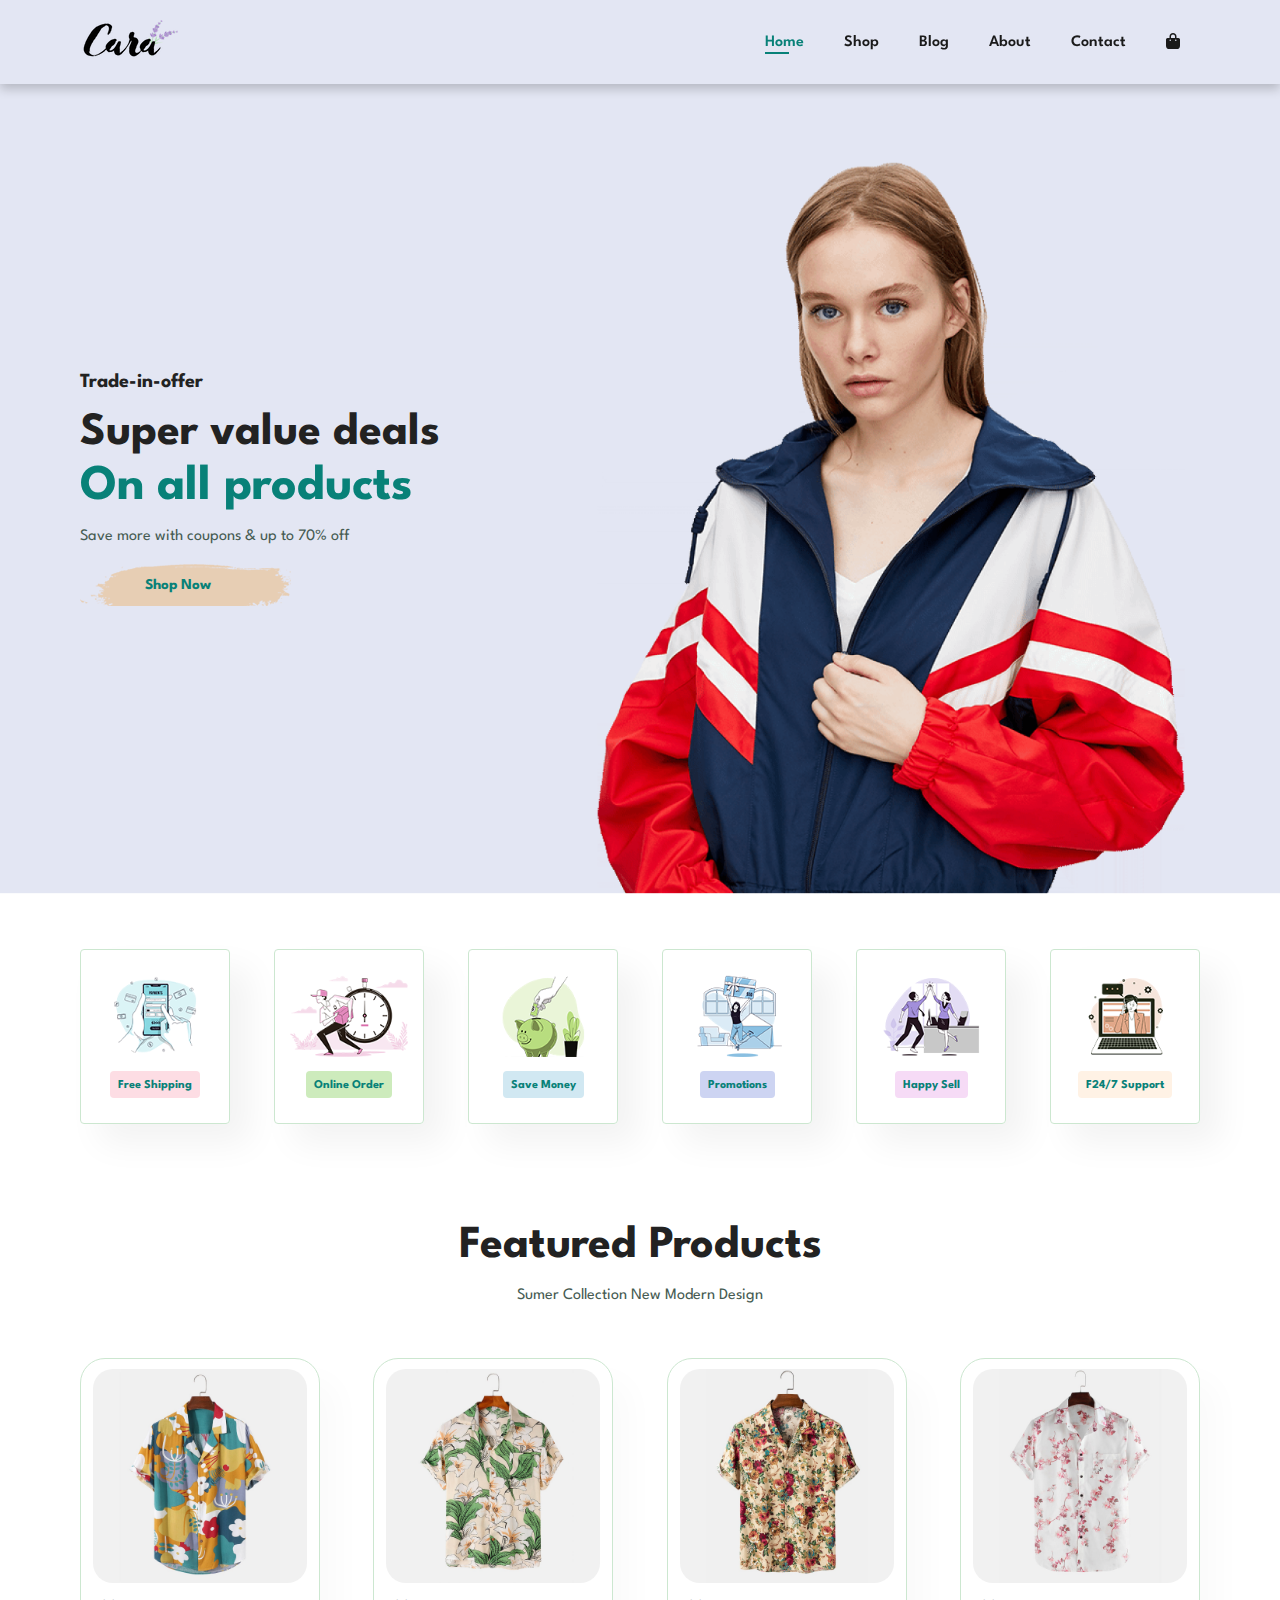
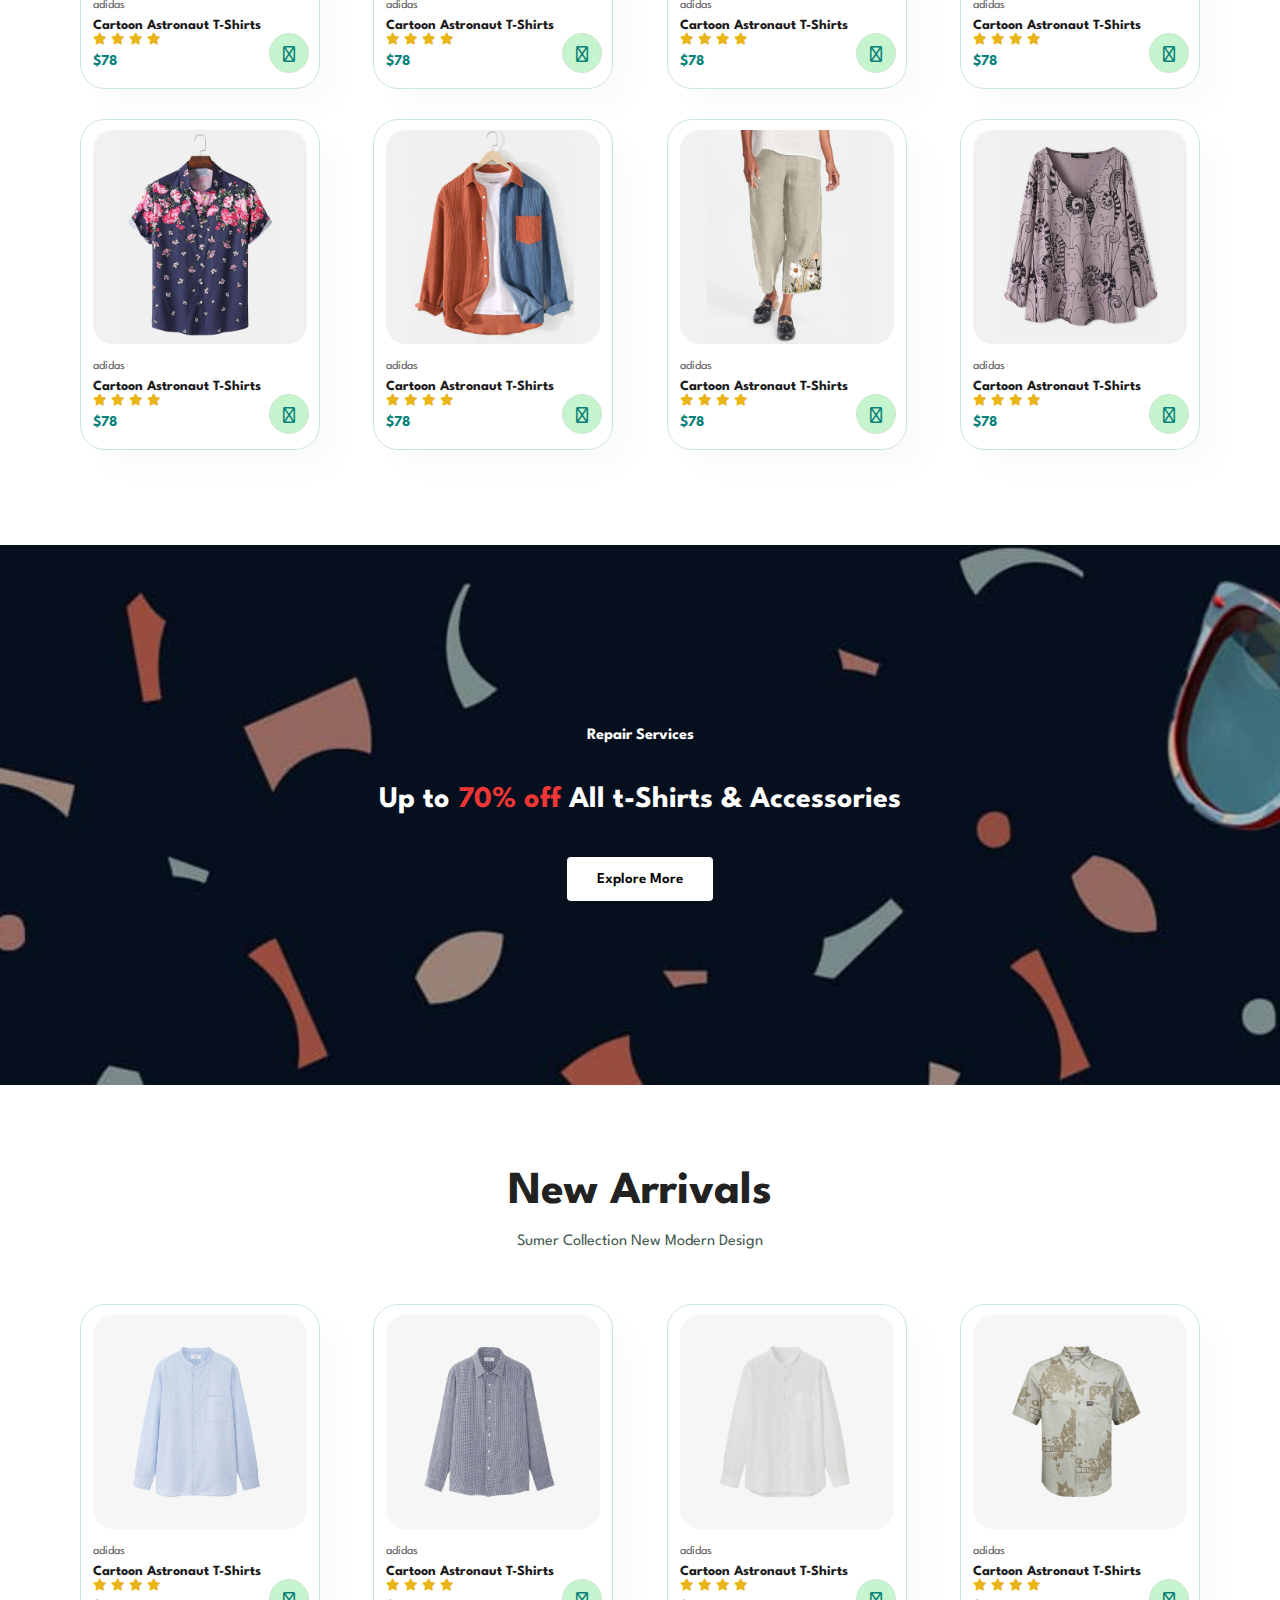
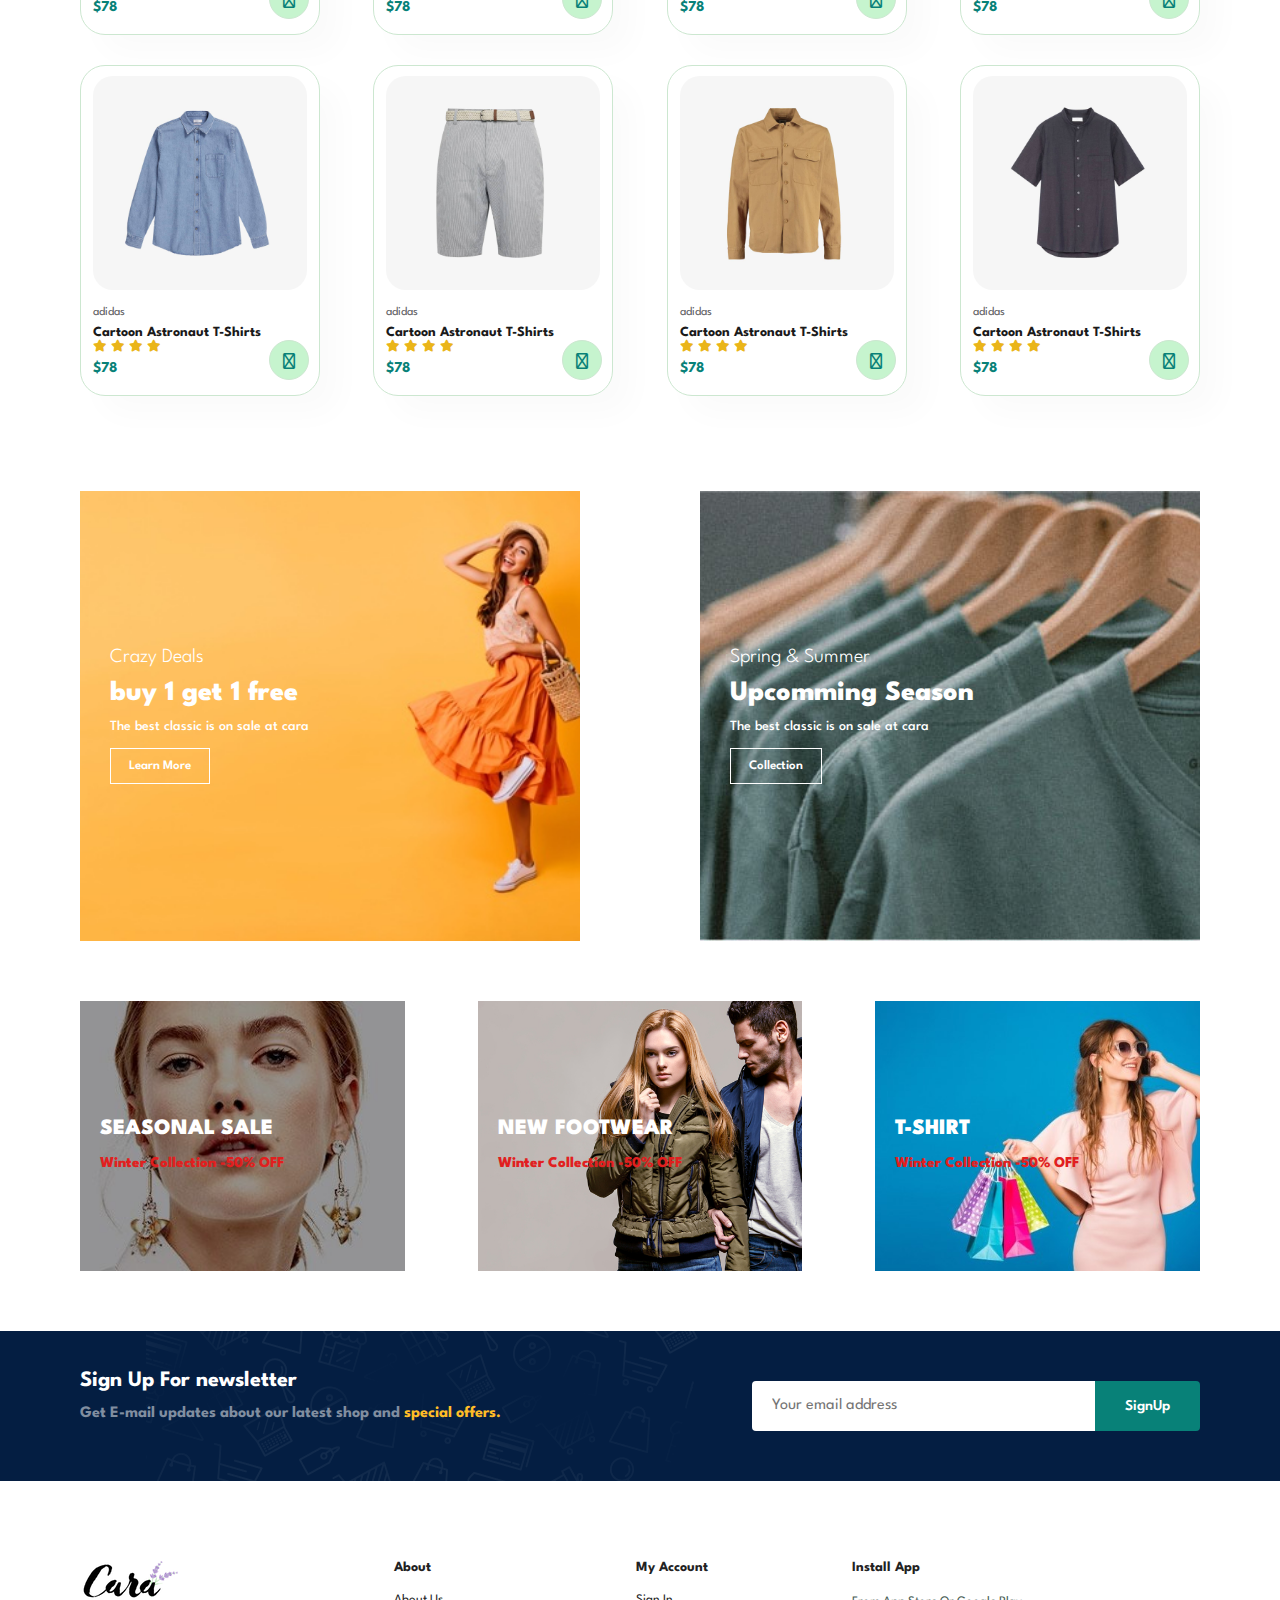
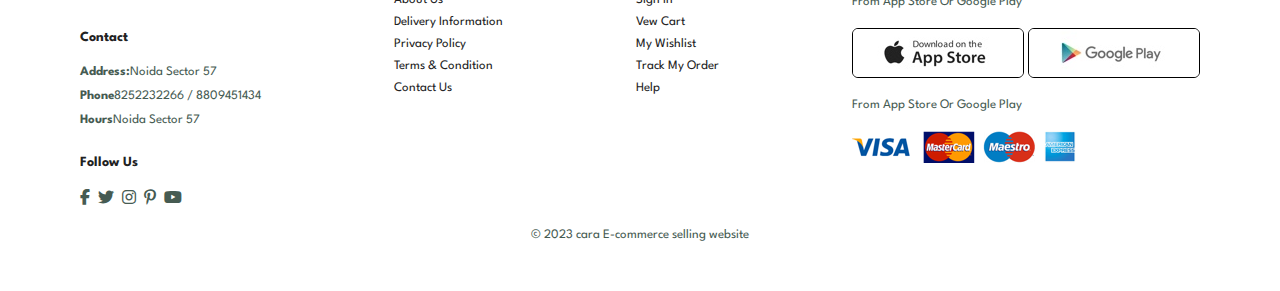
<file: index.html>
<!DOCTYPE html>
<html lang="en">
<head>
    <meta charset="UTF-8">
    <meta name="viewport" content="width=device-width, initial-scale=1.0">
    <title>E-commerce Website</title>
    <link rel="stylesheet" href="style.css">
    <!-- <link rel="stylesheet" href="https://use.fontawesome.com/releases/v5.15.4/css/all.css"/> -->
    <link rel="stylesheet" href="https://cdnjs.cloudflare.com/ajax/libs/font-awesome/6.4.2/css/all.min.css"/>
</head>
<body>

    <section id="header">
                <a href="#"><img src="img/logo.png" class='logo' alt=""></a>

                <div>
                    <ul  id="navbar">
                        <li><a class="active" href="index.html">Home</a></li>
                        <li><a href="shop.html">Shop</a></li>
                        <li><a href="blog.html">Blog</a></li>
                        <li><a href="about.html">About</a></li>
                        <li><a href="contact.html">Contact</a></li>
                        <li><a href="cart.html" id="lg-bag"><i class="fa-solid fa-bag-shopping"></i></a></li>
                        <a href="#" id="close"> <i class="far fa-shopping-bag"></i></a>
                    </ul>
                </div>
                <div id="mobile">
                    <a href="cart.html"><i class="fa-solid fa-bag-shopping"></i></a>
                    <i id="bar" class="fas fa-outdent"></i>
                </div>
    </section>

    <section id="hero">
        <h4>Trade-in-offer</h4>
        <h2>Super value deals</h2>
        <h1>On all products</h1>
        <p>Save more with coupons & up to 70% off</p>
        <button>Shop Now</button>
    </section>

    <section id="feature" class="section-p1">
        <div class="fe-box">
                <img src="img/features/f1.png" alt="">
                <h6>Free Shipping</h6>
        </div>
        <div class="fe-box">
                <img src="img/features/f2.png" alt="">
                <h6>Online Order</h6>
        </div>
        <div class="fe-box">
                <img src="img/features/f3.png" alt="">
                <h6>Save Money</h6>
        </div>
        <div class="fe-box">
                <img src="img/features/f4.png" alt="">
                <h6>Promotions</h6>
        </div>
        <div class="fe-box">
                <img src="img/features/f5.png" alt="">
                <h6>Happy Sell</h6>
        </div>
        <div class="fe-box">
                <img src="img/features/f6.png" alt="">
                <h6>F24/7 Support</h6>
        </div>
    </section>

    <section id="product1" class="section-p1">
        <h2>Featured Products</h2>
        <p>Sumer Collection New Modern Design</p>
        <div class="pro-container">
                <div class="pro">
                    <img src="img/products/f1.jpg" alt="">
                    <div class="des">
                        <span>adidas</span>
                        <h5>Cartoon Astronaut T-Shirts</h5>
                        <div class="star">
                            <i class="fas fa-star"></i>
                            <i class="fas fa-star"></i>
                            <i class="fas fa-star"></i>
                            <i class="fas fa-star"></i>
                        </div>
                        <h4>$78</h4>
                    </div>
                    <a href="#"><i class="fa-solid fa-bag-shopping cart"></i></a>
                </div>
                <div class="pro">
                    <img src="img/products/f2.jpg" alt="">
                    <div class="des">
                        <span>adidas</span>
                        <h5>Cartoon Astronaut T-Shirts</h5>
                        <div class="star">
                            <i class="fas fa-star"></i>
                            <i class="fas fa-star"></i>
                            <i class="fas fa-star"></i>
                            <i class="fas fa-star"></i>
                        </div>
                        <h4>$78</h4>
                    </div>
                    <a href="#"><i class="fa-solid fa-bag-shopping cart"></i></a>
                </div>
                <div class="pro">
                    <img src="img/products/f3.jpg" alt="">
                    <div class="des">
                        <span>adidas</span>
                        <h5>Cartoon Astronaut T-Shirts</h5>
                        <div class="star">
                            <i class="fas fa-star"></i>
                            <i class="fas fa-star"></i>
                            <i class="fas fa-star"></i>
                            <i class="fas fa-star"></i>
                        </div>
                        <h4>$78</h4>
                    </div>
                    <a href="#"><i class="fa-solid fa-bag-shopping cart"></i></a>
                </div>
                <div class="pro">
                    <img src="img/products/f4.jpg" alt="">
                    <div class="des">
                        <span>adidas</span>
                        <h5>Cartoon Astronaut T-Shirts</h5>
                        <div class="star">
                            <i class="fas fa-star"></i>
                            <i class="fas fa-star"></i>
                            <i class="fas fa-star"></i>
                            <i class="fas fa-star"></i>
                        </div>
                        <h4>$78</h4>
                    </div>
                    <a href="#"><i class="fa-solid fa-bag-shopping cart"></i></a>
                </div>
                <div class="pro">
                    <img src="img/products/f5.jpg" alt="">
                    <div class="des">
                        <span>adidas</span>
                        <h5>Cartoon Astronaut T-Shirts</h5>
                        <div class="star">
                            <i class="fas fa-star"></i>
                            <i class="fas fa-star"></i>
                            <i class="fas fa-star"></i>
                            <i class="fas fa-star"></i>
                        </div>
                        <h4>$78</h4>
                    </div>
                    <a href="#"><i class="fa-solid fa-bag-shopping cart"></i></a>
                </div>
                <div class="pro">
                    <img src="img/products/f6.jpg" alt="">
                    <div class="des">
                        <span>adidas</span>
                        <h5>Cartoon Astronaut T-Shirts</h5>
                        <div class="star">
                            <i class="fas fa-star"></i>
                            <i class="fas fa-star"></i>
                            <i class="fas fa-star"></i>
                            <i class="fas fa-star"></i>
                        </div>
                        <h4>$78</h4>
                    </div>
                    <a href="#"><i class="fa-solid fa-bag-shopping cart"></i></a>
                </div>
                <div class="pro">
                    <img src="img/products/f7.jpg" alt="">
                    <div class="des">
                        <span>adidas</span>
                        <h5>Cartoon Astronaut T-Shirts</h5>
                        <div class="star">
                            <i class="fas fa-star"></i>
                            <i class="fas fa-star"></i>
                            <i class="fas fa-star"></i>
                            <i class="fas fa-star"></i>
                        </div>
                        <h4>$78</h4>
                    </div>
                    <a href="#"><i class="fa-solid fa-bag-shopping cart"></i></a>
                </div>
                <div class="pro">
                    <img src="img/products/f8.jpg" alt="">
                    <div class="des">
                        <span>adidas</span>
                        <h5>Cartoon Astronaut T-Shirts</h5>
                        <div class="star">
                            <i class="fas fa-star"></i>
                            <i class="fas fa-star"></i>
                            <i class="fas fa-star"></i>
                            <i class="fas fa-star"></i>
                        </div>
                        <h4>$78</h4>
                    </div>
                    <a href="#"><i class="fa-solid fa-bag-shopping cart"></i></a>
                </div>




        </div>
    </section>

    <section id="banner" class="section-m1">
        <h4>Repair Services</h4>
        <h2>Up to <span>70% off </span>All t-Shirts & Accessories</h2>
        <button class="normal">Explore More</button>
    </section>

    <section id="product1" class="section-p1">
        <h2>New Arrivals</h2>
        <p>Sumer Collection New Modern Design</p>
        <div class="pro-container">
                <div class="pro">
                    <img src="img/products/n1.jpg" alt="">
                    <div class="des">
                        <span>adidas</span>
                        <h5>Cartoon Astronaut T-Shirts</h5>
                        <div class="star">
                            <i class="fas fa-star"></i>
                            <i class="fas fa-star"></i>
                            <i class="fas fa-star"></i>
                            <i class="fas fa-star"></i>
                        </div>
                        <h4>$78</h4>
                    </div>
                    <a href="#"><i class="fa-solid fa-bag-shopping cart"></i></a>
                </div>
                <div class="pro">
                    <img src="img/products/n2.jpg" alt="">
                    <div class="des">
                        <span>adidas</span>
                        <h5>Cartoon Astronaut T-Shirts</h5>
                        <div class="star">
                            <i class="fas fa-star"></i>
                            <i class="fas fa-star"></i>
                            <i class="fas fa-star"></i>
                            <i class="fas fa-star"></i>
                        </div>
                        <h4>$78</h4>
                    </div>
                    <a href="#"><i class="fa-solid fa-bag-shopping cart"></i></a>
                </div>
                <div class="pro">
                    <img src="img/products/n3.jpg" alt="">
                    <div class="des">
                        <span>adidas</span>
                        <h5>Cartoon Astronaut T-Shirts</h5>
                        <div class="star">
                            <i class="fas fa-star"></i>
                            <i class="fas fa-star"></i>
                            <i class="fas fa-star"></i>
                            <i class="fas fa-star"></i>
                        </div>
                        <h4>$78</h4>
                    </div>
                    <a href="#"><i class="fa-solid fa-bag-shopping cart"></i></a>
                </div>
                <div class="pro">
                    <img src="img/products/n4.jpg" alt="">
                    <div class="des">
                        <span>adidas</span>
                        <h5>Cartoon Astronaut T-Shirts</h5>
                        <div class="star">
                            <i class="fas fa-star"></i>
                            <i class="fas fa-star"></i>
                            <i class="fas fa-star"></i>
                            <i class="fas fa-star"></i>
                        </div>
                        <h4>$78</h4>
                    </div>
                    <a href="#"><i class="fa-solid fa-bag-shopping cart"></i></a>
                </div>
                <div class="pro">
                    <img src="img/products/n5.jpg" alt="">
                    <div class="des">
                        <span>adidas</span>
                        <h5>Cartoon Astronaut T-Shirts</h5>
                        <div class="star">
                            <i class="fas fa-star"></i>
                            <i class="fas fa-star"></i>
                            <i class="fas fa-star"></i>
                            <i class="fas fa-star"></i>
                        </div>
                        <h4>$78</h4>
                    </div>
                    <a href="#"><i class="fa-solid fa-bag-shopping cart"></i></a>
                </div>
                <div class="pro">
                    <img src="img/products/n6.jpg" alt="">
                    <div class="des">
                        <span>adidas</span>
                        <h5>Cartoon Astronaut T-Shirts</h5>
                        <div class="star">
                            <i class="fas fa-star"></i>
                            <i class="fas fa-star"></i>
                            <i class="fas fa-star"></i>
                            <i class="fas fa-star"></i>
                        </div>
                        <h4>$78</h4>
                    </div>
                    <a href="#"><i class="fa-solid fa-bag-shopping cart"></i></a>
                </div>
                <div class="pro">
                    <img src="img/products/n7.jpg" alt="">
                    <div class="des">
                        <span>adidas</span>
                        <h5>Cartoon Astronaut T-Shirts</h5>
                        <div class="star">
                            <i class="fas fa-star"></i>
                            <i class="fas fa-star"></i>
                            <i class="fas fa-star"></i>
                            <i class="fas fa-star"></i>
                        </div>
                        <h4>$78</h4>
                    </div>
                    <a href="#"><i class="fa-solid fa-bag-shopping cart"></i></a>
                </div>
                <div class="pro">
                    <img src="img/products/n8.jpg" alt="">
                    <div class="des">
                        <span>adidas</span>
                        <h5>Cartoon Astronaut T-Shirts</h5>
                        <div class="star">
                            <i class="fas fa-star"></i>
                            <i class="fas fa-star"></i>
                            <i class="fas fa-star"></i>
                            <i class="fas fa-star"></i>
                        </div>
                        <h4>$78</h4>
                    </div>
                    <a href="#"><i class="fa-solid fa-bag-shopping cart"></i></a>
                </div>
        </div>
    </section>

    <section id="sm-banner" class="section-p1">
        <div class="banner-box">
            <h4>Crazy Deals</h4>
            <h2>buy 1 get 1 free</h2>
            <span>The best classic is on sale at cara</span>
            <button class="white">Learn More</button>
        </div>
        <div class="banner-box banner-box2">
            <h4>Spring & Summer</h4>
            <h2>Upcomming Season</h2>
            <span>The best classic is on sale at cara</span>
            <button class="white">Collection</button>
        </div>

    </section>  

    <section id="banner3">
        <div class="banner-box">
            <h2>SEASONAL SALE</h2>
            <h3>Winter Collection -50% OFF</h3>
        </div>
        <div class="banner-box banner-box2">
            <h2>NEW FOOTWEAR</h2>
            <h3>Winter Collection -50% OFF</h3>
        </div>
        <div class="banner-box banner-box3">
            <h2>T-SHIRT</h2>
            <h3>Winter Collection -50% OFF</h3>
        </div>

    </section>

    <section id="newsletter" class="section-p1 section-m1">
        <div class="newstext">
            <h4>Sign Up For newsletter</h4>
            <p>Get E-mail updates about our latest shop and <span>special offers.</span></p>
        </div>

        <div class="form">
            <input type="text" placeholder="Your email address">
            <button class="normal">SignUp</button>
        </div>
    </section>

    <footer id="footer" class="section-p1">
        <div class="col">
            <img class="logo" src="img/logo.png" alt="">
            <h4>Contact</h4>
            <p><strong>Address:</strong>Noida Sector 57</p>
            <p><strong>Phone</strong>8252232266 / 8809451434</p>
            <p><strong>Hours</strong>Noida Sector 57</p>
            <div class="follow">
                <h4>Follow Us</h4>
                <div class="icon">
                    <i class="fab fa-facebook-f"></i>
                    <i class="fab fa-twitter"></i>
                    <i class="fab fa-instagram"></i>
                    <i class="fab fa-pinterest-p"></i>
                    <i class="fab fa-youtube"></i>
                </div>
            </div>
        </div>

        <div class="col">
            <h4>About</h4>
            <a href="#">About Us</a>
            <a href="#">Delivery Information</a>
            <a href="#">Privacy Policy</a>
            <a href="#">Terms & Condition</a>
            <a href="#">Contact Us</a>
        </div>
        <div class="col">
            <h4>My Account</h4>
            <a href="#">Sign In</a>
            <a href="#">Vew Cart</a>
            <a href="#">My Wishlist</a>
            <a href="#">Track My Order</a>
            <a href="#">Help</a>
        </div>

        <div class="col install">
            <h4>Install App</h4>
            <p>From App Store Or Google Play</p>
            <div class="row">
                <img src="img/pay/app.jpg" alt="">
                <img src="img/pay/play.jpg" alt="">
            </div>
            <p>From App Store Or Google Play</p>
            <img src="img/pay/pay.png" alt="">
        </div>

            <div class="copyright">
                <p>© 2023 cara E-commerce selling website</p>
            </div>
    </footer>


    

    <script src="script.js"></script>
</body>
</html>
</file>
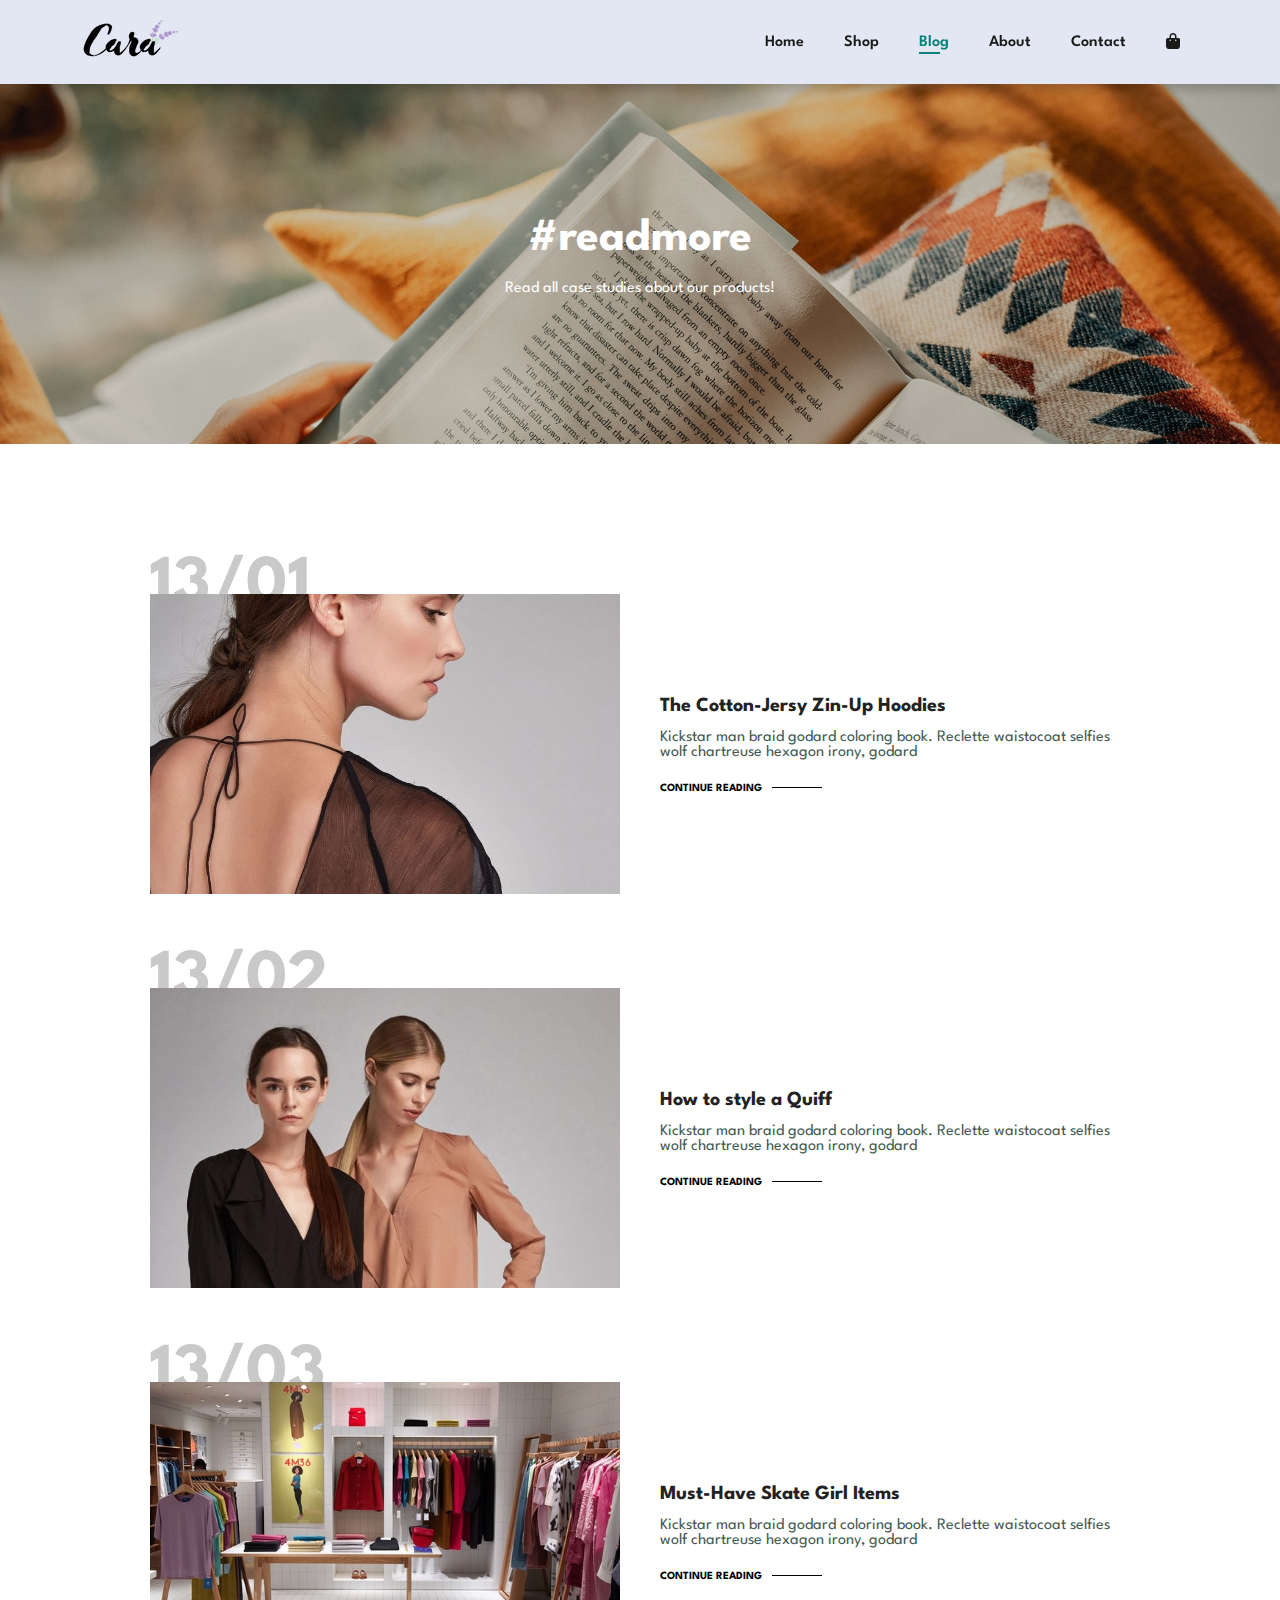
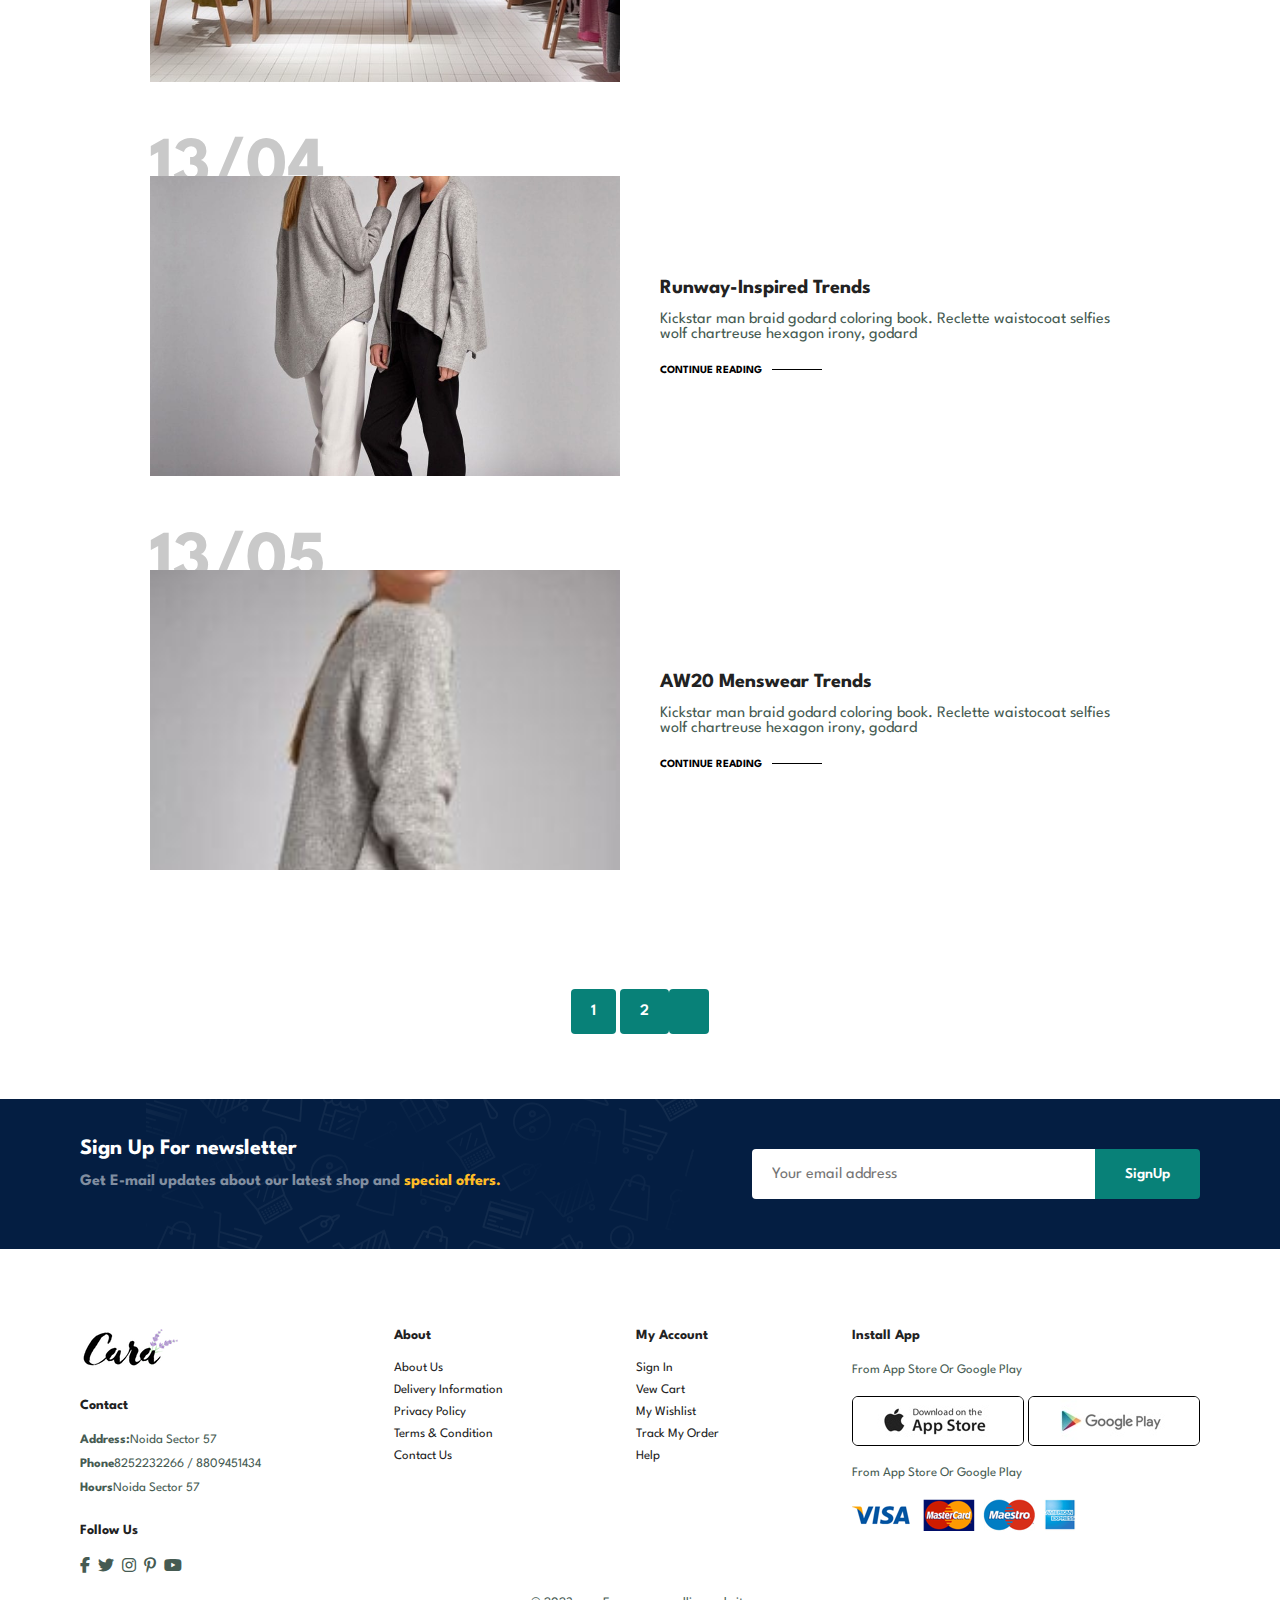
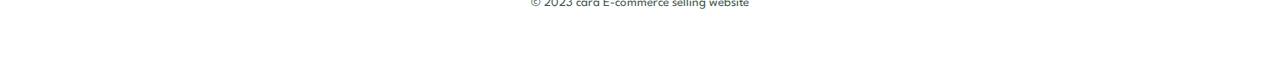
<file: blog.html>
<!DOCTYPE html>
<html lang="en">
<head>
    <meta charset="UTF-8">
    <meta name="viewport" content="width=device-width, initial-scale=1.0">
    <title>E-commerce Website</title>
    <link rel="stylesheet" href="style.css">
    <!-- <link rel="stylesheet" href="https://use.fontawesome.com/releases/v5.15.4/css/all.css"/> -->
    <link rel="stylesheet" href="https://cdnjs.cloudflare.com/ajax/libs/font-awesome/6.4.2/css/all.min.css"/>
</head>
<body>

    <section id="header">
                <a href="#"><img src="img/logo.png" class='logo' alt=""></a>

                <div>
                    <ul  id="navbar">
                        <li><a href="index.html">Home</a></li>
                        <li><a href="shop.html">Shop</a></li>
                        <li><a class="active" href="blog.html">Blog</a></li>
                        <li><a href="about.html">About</a></li>
                        <li><a href="contact.html">Contact</a></li>
                        <li><a href="cart.html" id="lg-bag"><i class="fa-solid fa-bag-shopping"></i></a></li>
                        <a href="#" id="close"> <i class="far fa-shopping-bag"></i></a>
                    </ul>
                </div>
                <div id="mobile">
                    <a href="cart.html"><i class="fa-solid fa-bag-shopping"></i></a>
                    <i id="bar" class="fas fa-outdent"></i>
                </div>
    </section>

    <section id="page-header" class="blog-header">
        <h2>#readmore</h2>
        <p>Read all case studies about our products!</p>
    </section>
  
    <section id="blog">
        <div class="blog-box">
            <div class="blog-img">
                <img src="img/blog/b1.jpg" alt="">
            </div>
            <div class="blog-details">
                <h4>The Cotton-Jersy Zin-Up Hoodies</h4>
                <p>Kickstar man braid godard coloring book. Reclette waistocoat selfies wolf chartreuse hexagon
                    irony, godard
                </p>
                <a href="#">CONTINUE READING <span></span></a>
            </div>
            <h1>13/01</h1>
        </div>
        <div class="blog-box">
            <div class="blog-img">
                <img src="img/blog/b2.jpg" alt="">
            </div>
            <div class="blog-details">
                <h4>How to style a Quiff</h4>
                <p>Kickstar man braid godard coloring book. Reclette waistocoat selfies wolf chartreuse hexagon
                    irony, godard
                </p>
                <a href="#">CONTINUE READING <span></span></a>
            </div>
            <h1>13/02</h1>
        </div>
        <div class="blog-box">
            <div class="blog-img">
                <img src="img/blog/b3.jpg" alt="">
            </div>
            <div class="blog-details">
                <h4>Must-Have Skate Girl Items</h4>
                <p>Kickstar man braid godard coloring book. Reclette waistocoat selfies wolf chartreuse hexagon
                    irony, godard
                </p>
                <a href="#">CONTINUE READING <span></span></a>
            </div>
            <h1>13/03</h1>
        </div>
        <div class="blog-box">
            <div class="blog-img">
                <img src="img/blog/b4.jpg" alt="">
            </div>
            <div class="blog-details">
                <h4>Runway-Inspired Trends</h4>
                <p>Kickstar man braid godard coloring book. Reclette waistocoat selfies wolf chartreuse hexagon
                    irony, godard
                </p>
                <a href="#">CONTINUE READING <span></span></a>
            </div>
            <h1>13/04</h1>
        </div>
        <div class="blog-box">
            <div class="blog-img">
                <img src="img/blog/b5.jpg" alt="">
            </div>
            <div class="blog-details">
                <h4>AW20 Menswear Trends</h4>
                <p>Kickstar man braid godard coloring book. Reclette waistocoat selfies wolf chartreuse hexagon
                    irony, godard
                </p>
                <a href="#">CONTINUE READING <span></span></a>
            </div>
            <h1>13/05</h1>
        </div>
    </section>

    <section id="pagination" class="section-p1">
        <a href="#">1</a>
        <a href="#">2</a>
        <a href="#"><i class="fal fa-long-arrow-alt-right"></i></a>
    </section>

    <section id="newsletter" class="section-p1 section-m1">
        <div class="newstext">
            <h4>Sign Up For newsletter</h4>
            <p>Get E-mail updates about our latest shop and <span>special offers.</span></p>
        </div>

        <div class="form">
            <input type="text" placeholder="Your email address">
            <button class="normal">SignUp</button>
        </div>
    </section>

    <footer id="footer" class="section-p1">
        <div class="col">
            <img class="logo" src="img/logo.png" alt="">
            <h4>Contact</h4>
            <p><strong>Address:</strong>Noida Sector 57</p>
            <p><strong>Phone</strong>8252232266 / 8809451434</p>
            <p><strong>Hours</strong>Noida Sector 57</p>
            <div class="follow">
                <h4>Follow Us</h4>
                <div class="icon">
                    <i class="fab fa-facebook-f"></i>
                    <i class="fab fa-twitter"></i>
                    <i class="fab fa-instagram"></i>
                    <i class="fab fa-pinterest-p"></i>
                    <i class="fab fa-youtube"></i>
                </div>
            </div>
        </div>

        <div class="col">
            <h4>About</h4>
            <a href="#">About Us</a>
            <a href="#">Delivery Information</a>
            <a href="#">Privacy Policy</a>
            <a href="#">Terms & Condition</a>
            <a href="#">Contact Us</a>
        </div>
        <div class="col">
            <h4>My Account</h4>
            <a href="#">Sign In</a>
            <a href="#">Vew Cart</a>
            <a href="#">My Wishlist</a>
            <a href="#">Track My Order</a>
            <a href="#">Help</a>
        </div>

        <div class="col install">
            <h4>Install App</h4>
            <p>From App Store Or Google Play</p>
            <div class="row">
                <img src="img/pay/app.jpg" alt="">
                <img src="img/pay/play.jpg" alt="">
            </div>
            <p>From App Store Or Google Play</p>
            <img src="img/pay/pay.png" alt="">
        </div>

            <div class="copyright">
                <p>© 2023 cara E-commerce selling website</p>
            </div>
    </footer>


    

    <script src="script.js"></script>
</body>
</html>
</file>
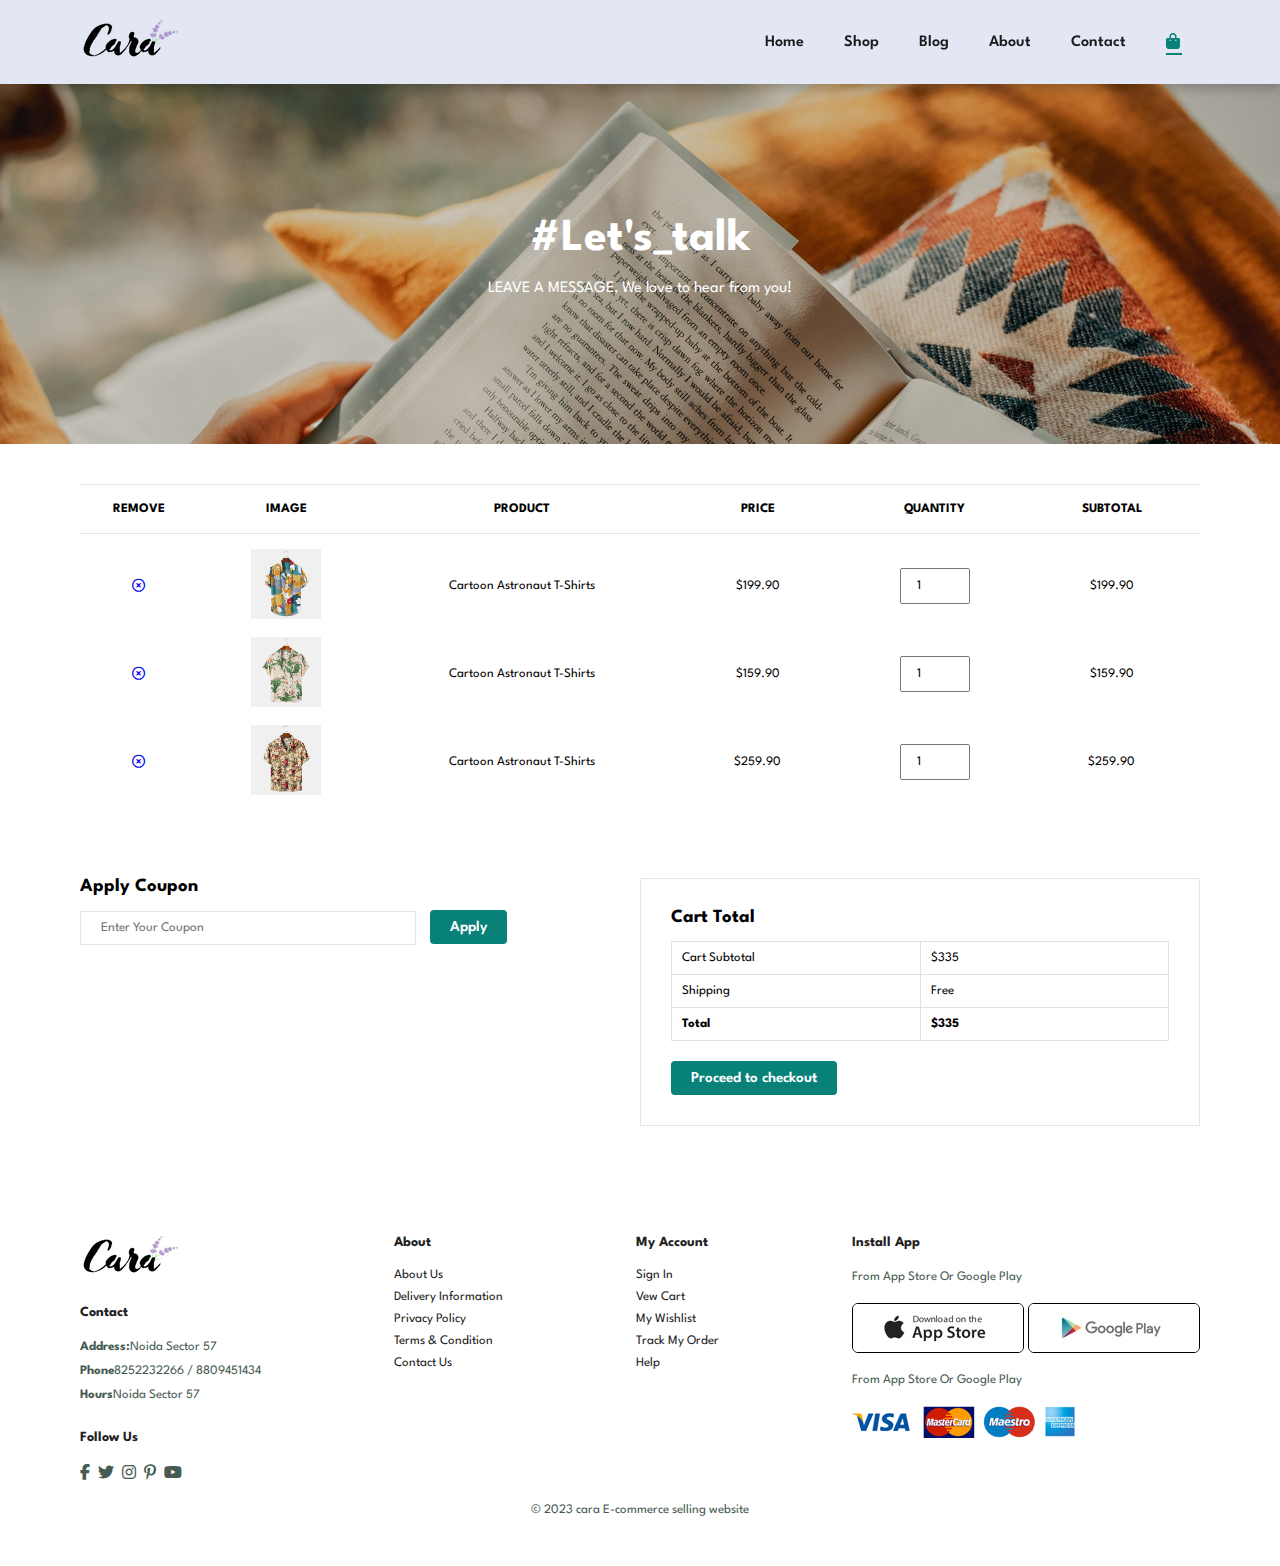
<file: cart.html>
<!DOCTYPE html>
<html lang="en">
  <head>
    <meta charset="UTF-8" />
    <meta name="viewport" content="width=device-width, initial-scale=1.0" />
    <title>E-commerce Website</title>
    <link rel="stylesheet" href="style.css" />
    <!-- <link rel="stylesheet" href="https://use.fontawesome.com/releases/v5.15.4/css/all.css"/> -->
    <link
      rel="stylesheet"
      href="https://cdnjs.cloudflare.com/ajax/libs/font-awesome/6.4.2/css/all.min.css"
    />
  </head>
  <body>
    <section id="header">
      <a href="#"><img src="img/logo.png" class="logo" alt="" /></a>

      <div>
        <ul id="navbar">
          <li><a href="index.html">Home</a></li>
          <li><a href="shop.html">Shop</a></li>
          <li><a href="blog.html">Blog</a></li>
          <li><a href="about.html">About</a></li>
          <li><a href="contact.html">Contact</a></li>
          <li>
            <a class="active" href="cart.html" id="lg-bag"
              ><i class="fa-solid fa-bag-shopping"></i
            ></a>
          </li>
          <a href="#" id="close"> <i class="far fa-shopping-bag"></i></a>
        </ul>
      </div>
      <div id="mobile">
        <a href="cart.html"><i class="fa-solid fa-bag-shopping"></i></a>
        <i id="bar" class="fas fa-outdent"></i>
      </div>
    </section>

    <section id="page-header" class="blog-header">
      <h2>#Let's_talk</h2>
      <p>LEAVE A MESSAGE, We love to hear from you!</p>
    </section>

    <section id="cart" class="section-p1">
        <table width="100%">
                <thead>
                    <tr>
                        <td>Remove</td>
                        <td>Image</td>
                        <td>Product</td>
                        <td>Price</td>
                        <td>Quantity</td>
                        <td>Subtotal</td>
                    </tr>
                    <tbody>
                        <tr>
                            <td><a href="#"><i class="far fa-times-circle"></i></a></td>
                            <td><img src="img/products/f1.jpg" alt=""></td>
                            <td>Cartoon Astronaut T-Shirts</td>
                            <td>$199.90</td>
                            <td><input type="number" value="1"></td>
                            <td>$199.90</td>
                        </tr>
                        <tr>
                            <td><a href="#"><i class="far fa-times-circle"></i></a></td>
                            <td><img src="img/products/f2.jpg" alt=""></td>
                            <td>Cartoon Astronaut T-Shirts</td>
                            <td>$159.90</td>
                            <td><input type="number" value="1"></td>
                            <td>$159.90</td>
                        </tr>
                        <tr>
                            <td><a href="#"><i class="far fa-times-circle"></i></a></td>
                            <td><img src="img/products/f3.jpg" alt=""></td>
                            <td>Cartoon Astronaut T-Shirts</td>
                            <td>$259.90</td>
                            <td><input type="number" value="1"></td>
                            <td>$259.90</td>
                        </tr>
                    </tbody>
                </thead>
        </table>
    </section>

    <section id="cart-add" class="section-p1">
        <div id="coupon">
            <h3>Apply Coupon</h3>
            <div>
                <input type="text" placeholder="Enter Your Coupon">
                <button class="normal">Apply</button>
            </div>
        </div>
        <div id="subtotal">
            <h3>Cart Total</h3>
            <table>
                <tr>
                    <td>Cart Subtotal</td>
                    <td>$335</td>
                </tr>
                <tr>
                    <td>Shipping</td>
                    <td>Free</td>
                </tr>
                <tr>
                    <td><strong>Total</strong></td>
                    <td><strong>$335</strong></td>
                </tr>
            </table>
            <button class="normal">Proceed to checkout</button>
        </div>
    </section>

    <footer id="footer" class="section-p1">
      <div class="col">
        <img class="logo" src="img/logo.png" alt="" />
        <h4>Contact</h4>
        <p><strong>Address:</strong>Noida Sector 57</p>
        <p><strong>Phone</strong>8252232266 / 8809451434</p>
        <p><strong>Hours</strong>Noida Sector 57</p>
        <div class="follow">
          <h4>Follow Us</h4>
          <div class="icon">
            <i class="fab fa-facebook-f"></i>
            <i class="fab fa-twitter"></i>
            <i class="fab fa-instagram"></i>
            <i class="fab fa-pinterest-p"></i>
            <i class="fab fa-youtube"></i>
          </div>
        </div>
      </div>

      <div class="col">
        <h4>About</h4>
        <a href="#">About Us</a>
        <a href="#">Delivery Information</a>
        <a href="#">Privacy Policy</a>
        <a href="#">Terms & Condition</a>
        <a href="#">Contact Us</a>
      </div>
      <div class="col">
        <h4>My Account</h4>
        <a href="#">Sign In</a>
        <a href="#">Vew Cart</a>
        <a href="#">My Wishlist</a>
        <a href="#">Track My Order</a>
        <a href="#">Help</a>
      </div>

      <div class="col install">
        <h4>Install App</h4>
        <p>From App Store Or Google Play</p>
        <div class="row">
          <img src="img/pay/app.jpg" alt="" />
          <img src="img/pay/play.jpg" alt="" />
        </div>
        <p>From App Store Or Google Play</p>
        <img src="img/pay/pay.png" alt="" />
      </div>

      <div class="copyright">
        <p>© 2023 cara E-commerce selling website</p>
      </div>
    </footer>

    <script src="script.js"></script>
  </body>
</html>
</file>
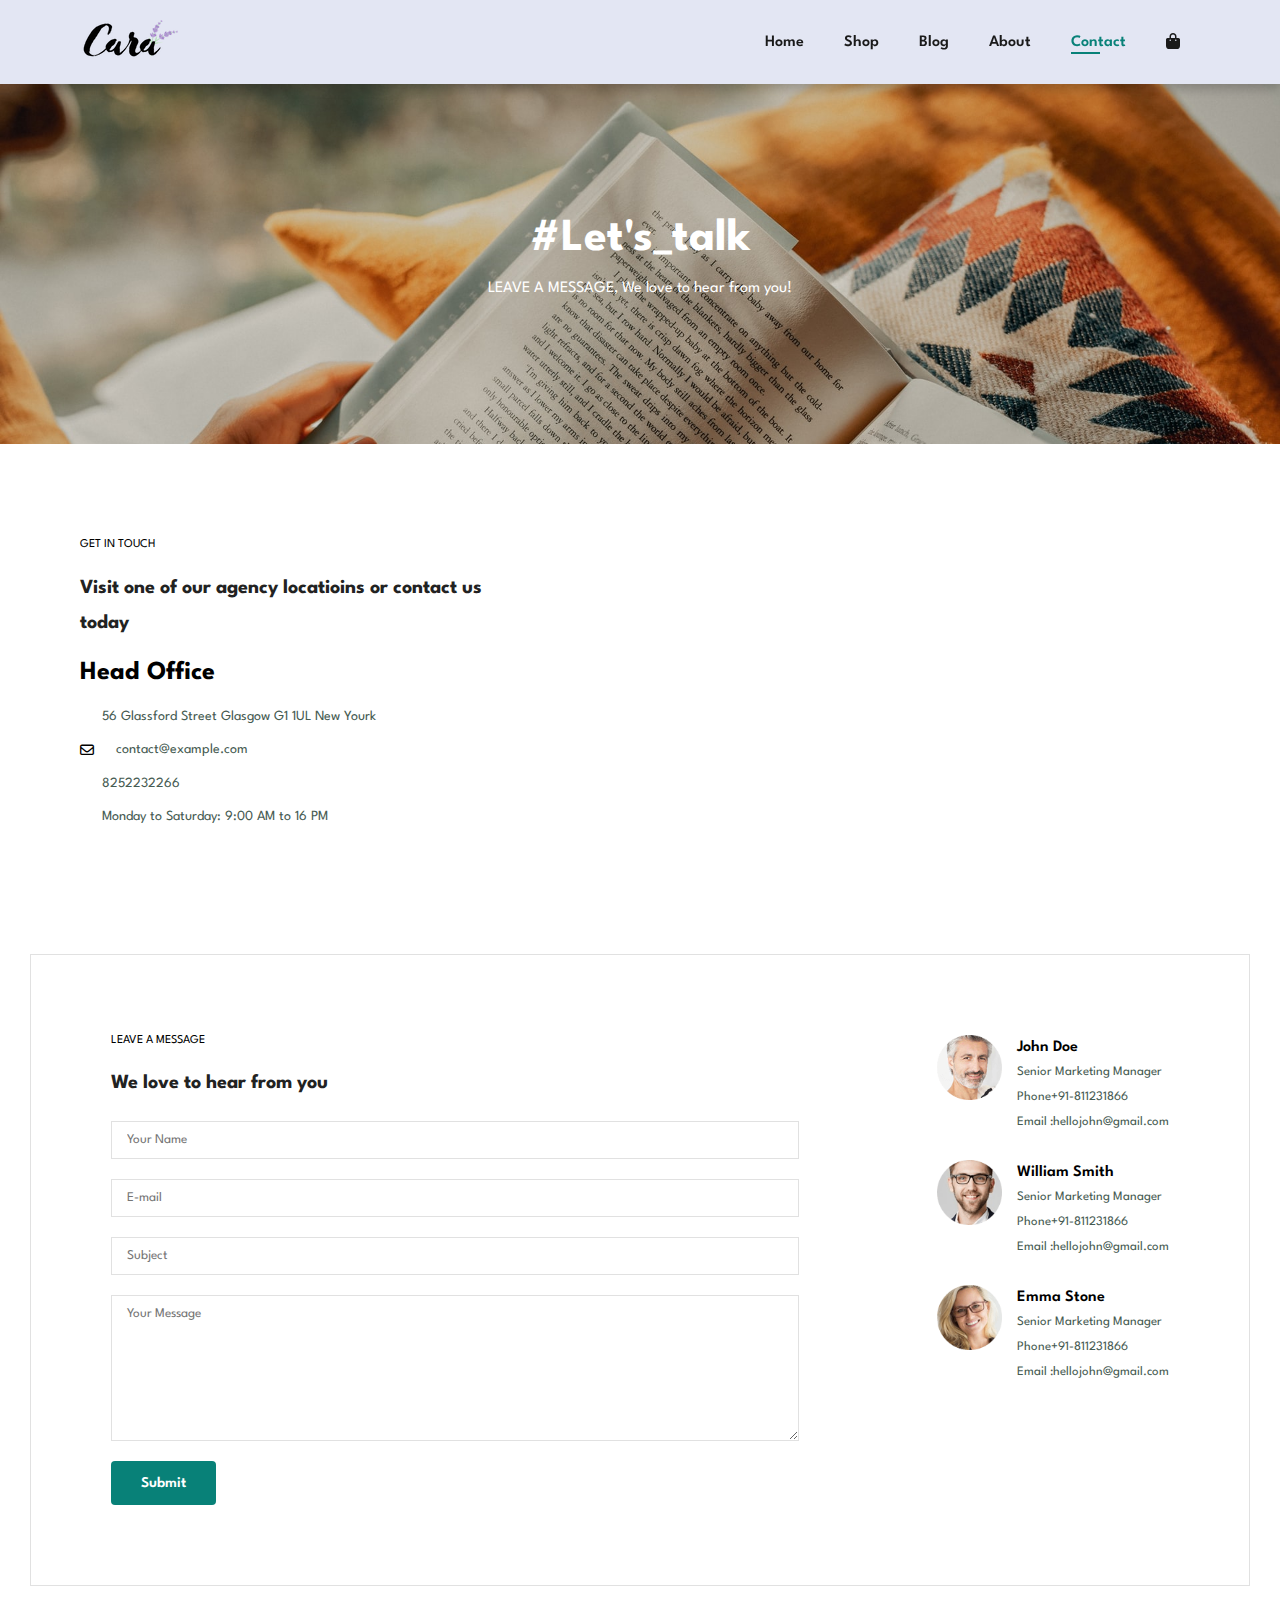
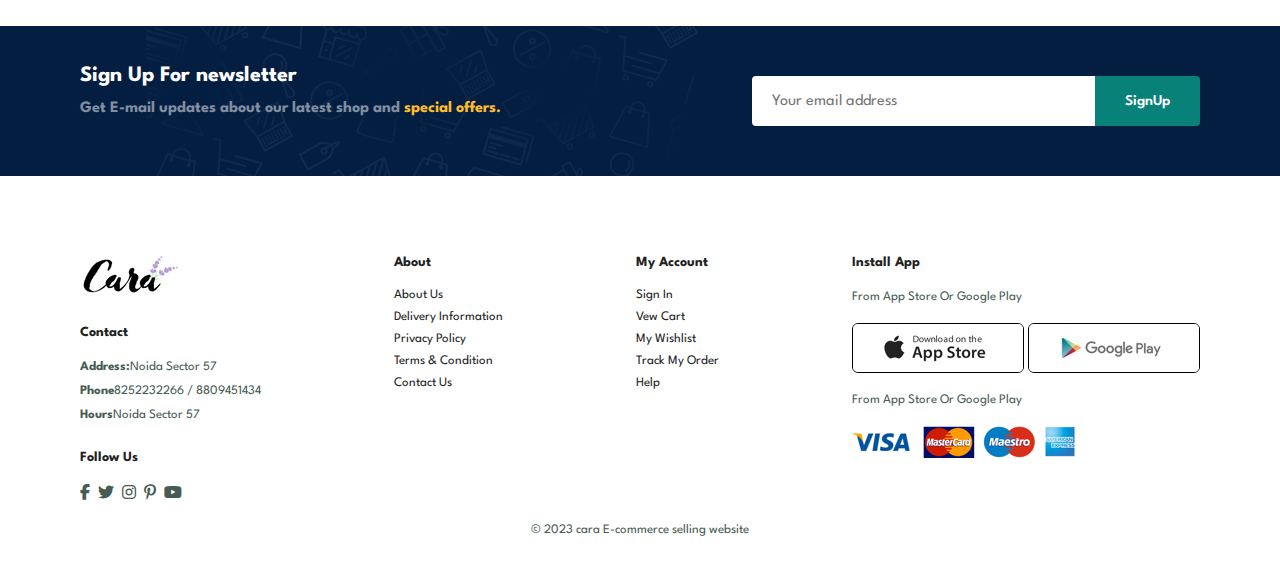
<file: contact.html>
<!DOCTYPE html>
<html lang="en">
  <head>
    <meta charset="UTF-8" />
    <meta name="viewport" content="width=device-width, initial-scale=1.0" />
    <title>E-commerce Website</title>
    <link rel="stylesheet" href="style.css" />
    <!-- <link rel="stylesheet" href="https://use.fontawesome.com/releases/v5.15.4/css/all.css"/> -->
    <link
      rel="stylesheet"
      href="https://cdnjs.cloudflare.com/ajax/libs/font-awesome/6.4.2/css/all.min.css"
    />
  </head>
  <body>
    <section id="header">
      <a href="#"><img src="img/logo.png" class="logo" alt="" /></a>

      <div>
        <ul id="navbar">
          <li><a href="index.html">Home</a></li>
          <li><a href="shop.html">Shop</a></li>
          <li><a href="blog.html">Blog</a></li>
          <li><a href="about.html">About</a></li>
          <li><a class="active" href="contact.html">Contact</a></li>
          <li>
            <a href="cart.html" id="lg-bag"
              ><i class="fa-solid fa-bag-shopping"></i
            ></a>
          </li>
          <a href="#" id="close"> <i class="far fa-shopping-bag"></i></a>
        </ul>
      </div>
      <div id="mobile">
        <a href="cart.html"><i class="fa-solid fa-bag-shopping"></i></a>
        <i id="bar" class="fas fa-outdent"></i>
      </div>
    </section>

    <section id="page-header" class="blog-header">
      <h2>#Let's_talk</h2>
      <p>LEAVE A MESSAGE, We love to hear from you!</p>
    </section>

    <section id="contact-details" class="section-p1">
      <div class="details">
        <span>GET IN TOUCH</span>
        <h2>Visit one of our agency locatioins or contact us today</h2>
        <h3>Head Office</h3>
        <div>
          <li>
            <i class="fal fa-map"></i>
            <p>56 Glassford Street Glasgow G1 1UL New Yourk</p>
          </li>
          <li>
            <i class="far fa-envelope"></i>
            <p>contact@example.com</p>
          </li>
          <li>
            <i class="fal fa-phone-alt"></i>
            <p>8252232266</p>
          </li>
          <li>
            <i class="fal fa-clock"></i>
            <p>Monday to Saturday: 9:00 AM to 16 PM</p>
          </li>
        </div>
      </div>

      <div class="map">
        <iframe
          src="https://www.google.com/maps/embed?pb=!1m18!1m12!1m3!1d224357.50125142033!2d77.23700863253411!3d28.52210234415207!2m3!1f0!2f0!3f0!3m2!1i1024!2i768!4f13.1!3m3!1m2!1s0x390ce5a43173357b%3A0x37ffce30c87cc03f!2sNoida%2C%20Uttar%20Pradesh!5e0!3m2!1sen!2sin!4v1693550650591!5m2!1sen!2sin"
          width="600"
          height="450"
          style="border: 0"
          allowfullscreen=""
          loading="lazy"
          referrerpolicy="no-referrer-when-downgrade"
        ></iframe>
      </div>
    </section>

    <section id="form-details">
        <form action="">
            <span>LEAVE A MESSAGE</span>
            <h2>We love to hear from you</h2>
            <input type="text" placeholder="Your Name">
            <input type="email" placeholder="E-mail">
            <input type="text" placeholder="Subject">
            <textarea name="" id="" cols="30" rows="10" placeholder="Your Message"></textarea>
            <button class="normal">Submit</button>
        </form>

        <div class="people">
            <div>
                <img src="img/people/1.png" alt="">
                <p><span>John Doe</span> Senior Marketing Manager <br> Phone+91-811231866 
                <br> Email :hellojohn@gmail.com</p>
            </div>
            <div>
                <img src="img/people/2.png" alt="">
                <p><span>William Smith</span> Senior Marketing Manager <br> Phone+91-811231866 
                <br> Email :hellojohn@gmail.com</p>
            </div>
            <div>
                <img src="img/people/3.png" alt="">
                <p><span>Emma Stone</span> Senior Marketing Manager <br> Phone+91-811231866 
                <br> Email :hellojohn@gmail.com</p>
            </div>
        </div>
    </section>

    <section id="newsletter" class="section-p1 section-m1">
      <div class="newstext">
        <h4>Sign Up For newsletter</h4>
        <p>
          Get E-mail updates about our latest shop and
          <span>special offers.</span>
        </p>
      </div>

      <div class="form">
        <input type="text" placeholder="Your email address" />
        <button class="normal">SignUp</button>
      </div>
    </section>

    <footer id="footer" class="section-p1">
      <div class="col">
        <img class="logo" src="img/logo.png" alt="" />
        <h4>Contact</h4>
        <p><strong>Address:</strong>Noida Sector 57</p>
        <p><strong>Phone</strong>8252232266 / 8809451434</p>
        <p><strong>Hours</strong>Noida Sector 57</p>
        <div class="follow">
          <h4>Follow Us</h4>
          <div class="icon">
            <i class="fab fa-facebook-f"></i>
            <i class="fab fa-twitter"></i>
            <i class="fab fa-instagram"></i>
            <i class="fab fa-pinterest-p"></i>
            <i class="fab fa-youtube"></i>
          </div>
        </div>
      </div>

      <div class="col">
        <h4>About</h4>
        <a href="#">About Us</a>
        <a href="#">Delivery Information</a>
        <a href="#">Privacy Policy</a>
        <a href="#">Terms & Condition</a>
        <a href="#">Contact Us</a>
      </div>
      <div class="col">
        <h4>My Account</h4>
        <a href="#">Sign In</a>
        <a href="#">Vew Cart</a>
        <a href="#">My Wishlist</a>
        <a href="#">Track My Order</a>
        <a href="#">Help</a>
      </div>

      <div class="col install">
        <h4>Install App</h4>
        <p>From App Store Or Google Play</p>
        <div class="row">
          <img src="img/pay/app.jpg" alt="" />
          <img src="img/pay/play.jpg" alt="" />
        </div>
        <p>From App Store Or Google Play</p>
        <img src="img/pay/pay.png" alt="" />
      </div>

      <div class="copyright">
        <p>© 2023 cara E-commerce selling website</p>
      </div>
    </footer>

    <script src="script.js"></script>
  </body>
</html>
</file>
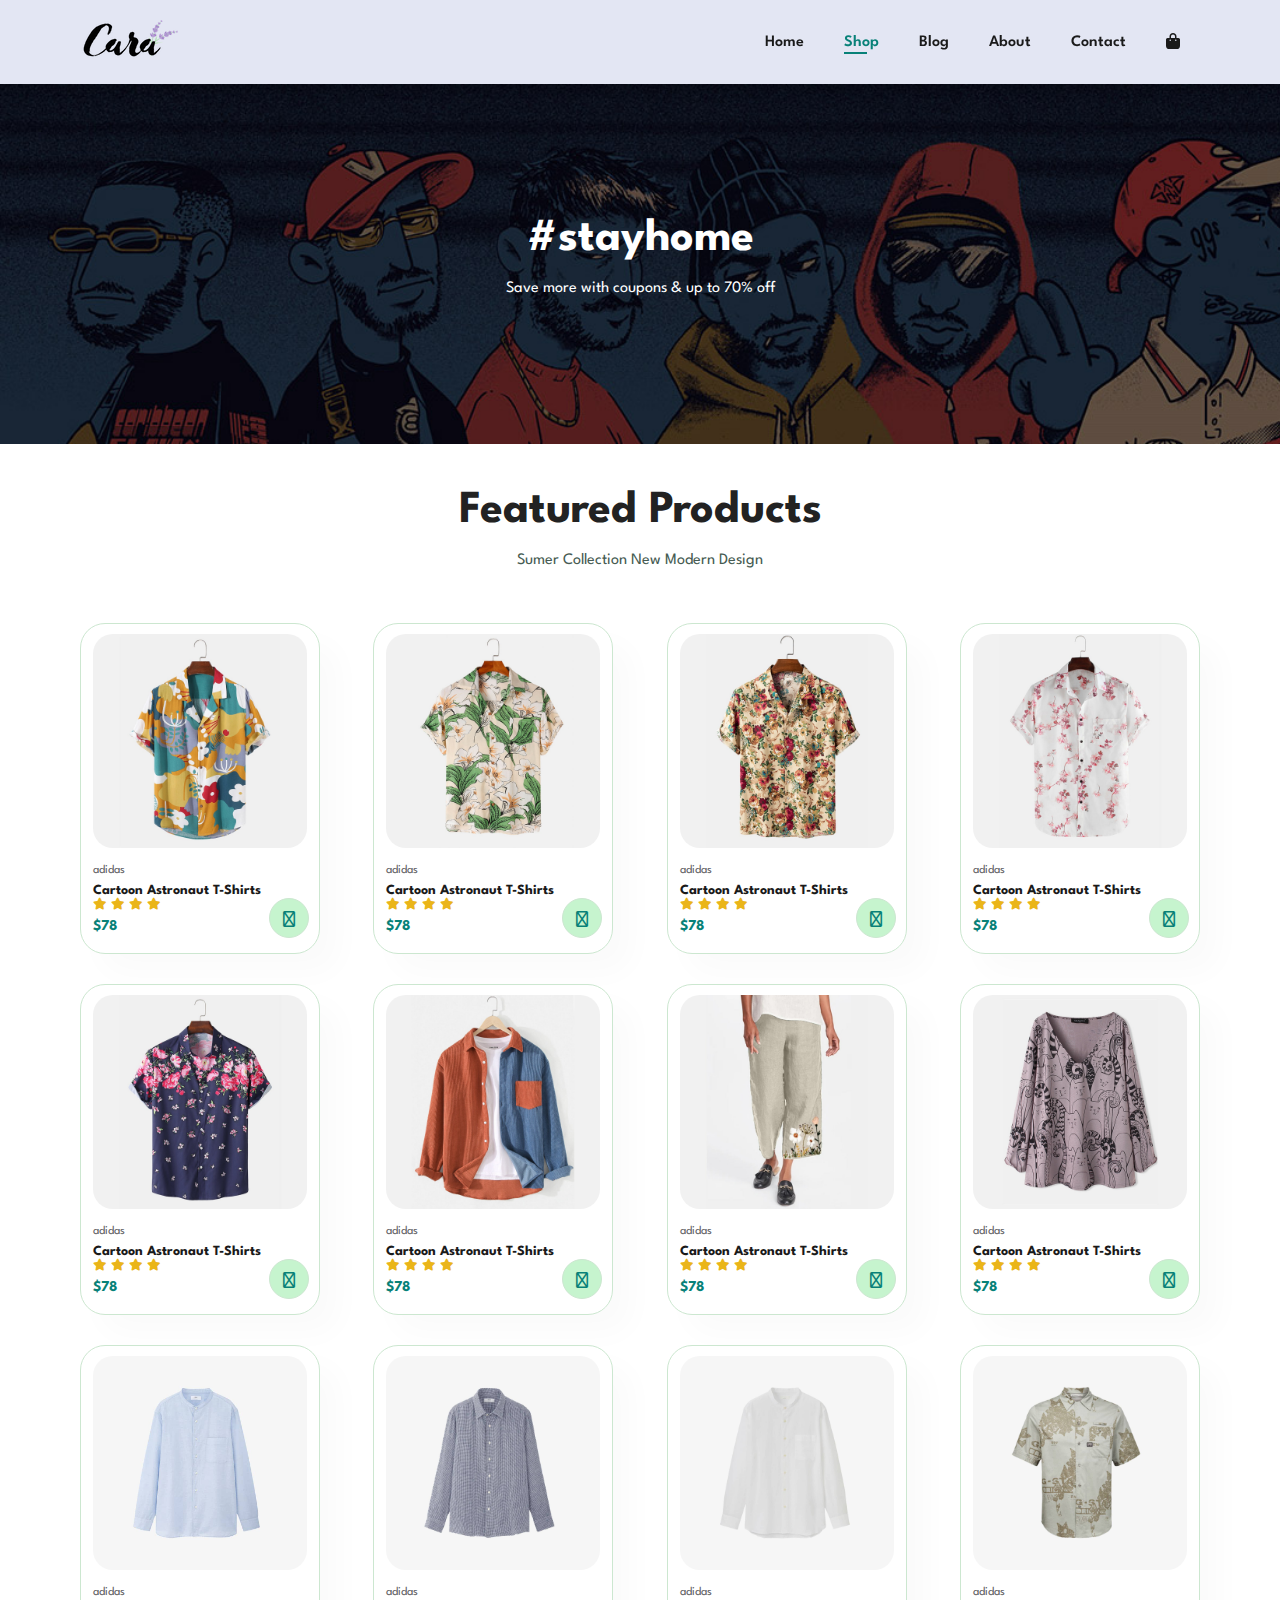
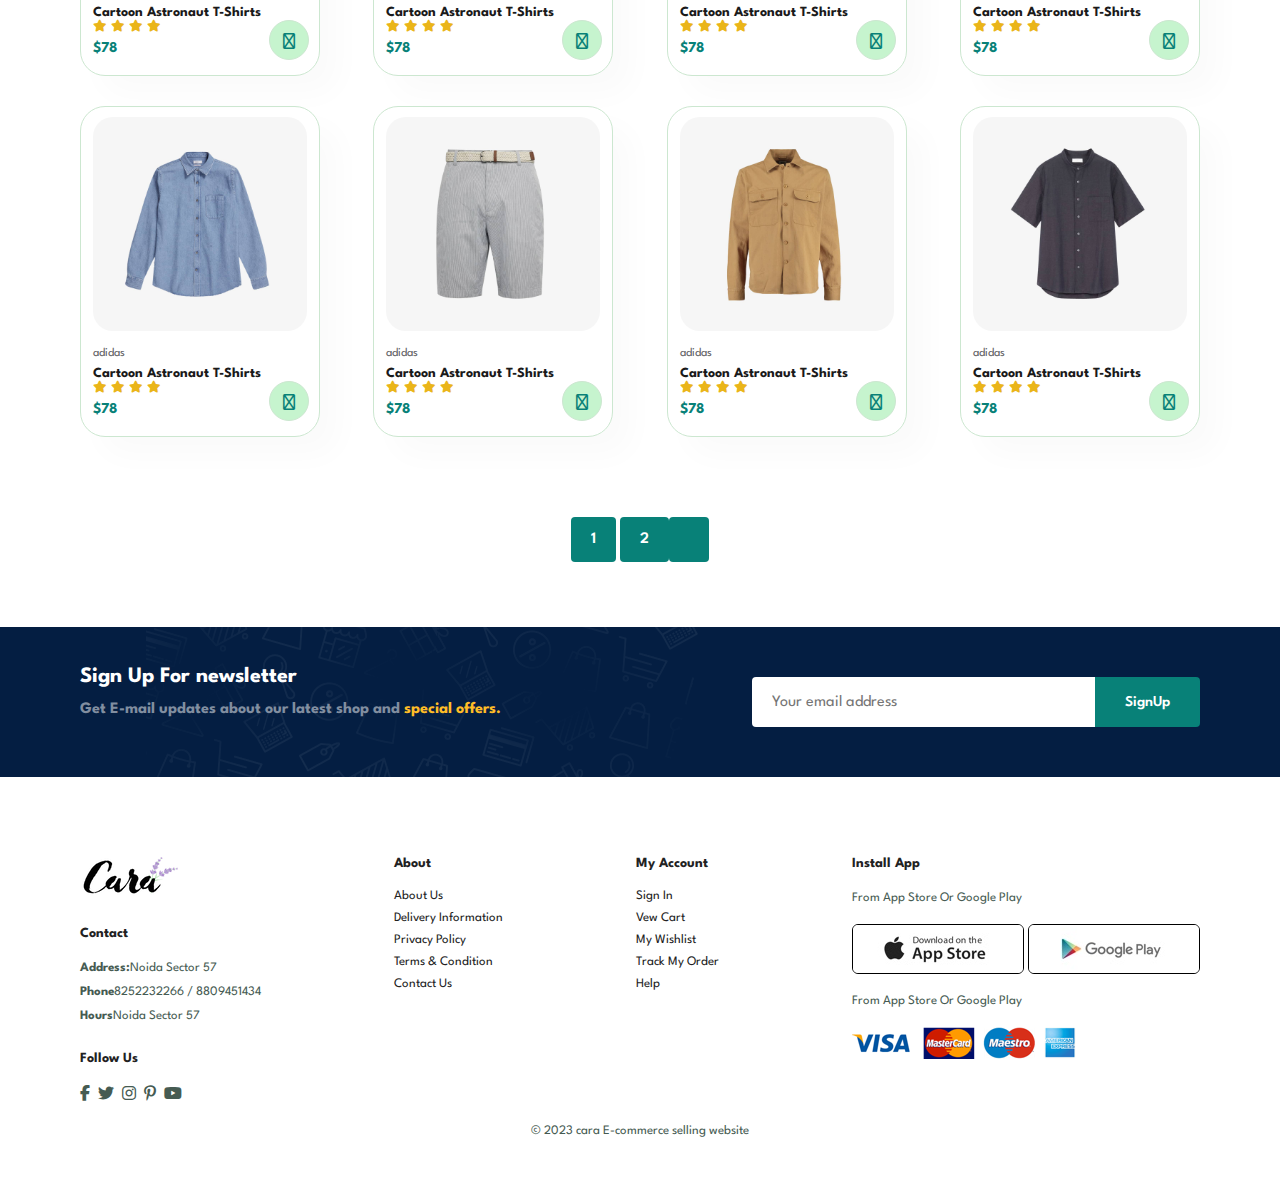
<file: shop.html>
<!DOCTYPE html>
<html lang="en">
<head>
    <meta charset="UTF-8">
    <meta name="viewport" content="width=device-width, initial-scale=1.0">
    <title>E-commerce Website</title>
    <link rel="stylesheet" href="style.css">
    <!-- <link rel="stylesheet" href="https://use.fontawesome.com/releases/v5.15.4/css/all.css"/> -->
    <link rel="stylesheet" href="https://cdnjs.cloudflare.com/ajax/libs/font-awesome/6.4.2/css/all.min.css"/>
</head>
<body>

    <section id="header">
                <a href="#"><img src="img/logo.png" class='logo' alt=""></a>

                <div>
                    <ul  id="navbar">
                        <li><a href="index.html">Home</a></li>
                        <li><a class="active" href="shop.html">Shop</a></li>
                        <li><a href="blog.html">Blog</a></li>
                        <li><a href="about.html">About</a></li>
                        <li><a href="contact.html">Contact</a></li>
                        <li><a href="cart.html" id="lg-bag"><i class="fa-solid fa-bag-shopping"></i></a></li>
                        <a href="#" id="close"> <i class="far fa-shopping-bag"></i></a>
                    </ul>
                </div>
                <div id="mobile">
                    <a href="cart.html"><i class="fa-solid fa-bag-shopping"></i></a>
                    <i id="bar" class="fas fa-outdent"></i>
                </div>
    </section>

    <section id="page-header">
        <h2>#stayhome</h2>
        <p>Save more with coupons & up to 70% off</p>
    </section>

    <section id="product1" class="section-p1">
        <h2>Featured Products</h2>
        <p>Sumer Collection New Modern Design</p>
        <div class="pro-container">
                <div class="pro" onclick="window.location.href='sproduct.html'">
                    <img src="img/products/f1.jpg" alt="">
                    <div class="des">
                        <span>adidas</span>
                        <h5>Cartoon Astronaut T-Shirts</h5>
                        <div class="star">
                            <i class="fas fa-star"></i>
                            <i class="fas fa-star"></i>
                            <i class="fas fa-star"></i>
                            <i class="fas fa-star"></i>
                        </div>
                        <h4>$78</h4>
                    </div>
                    <a href="#"><i class="fa-solid fa-bag-shopping cart"></i></a>
                </div>
                <div class="pro" onclick="window.location.href='sproduct.html'">
                    <img src="img/products/f2.jpg" alt="">
                    <div class="des">
                        <span>adidas</span>
                        <h5>Cartoon Astronaut T-Shirts</h5>
                        <div class="star">
                            <i class="fas fa-star"></i>
                            <i class="fas fa-star"></i>
                            <i class="fas fa-star"></i>
                            <i class="fas fa-star"></i>
                        </div>
                        <h4>$78</h4>
                    </div>
                    <a href="#"><i class="fa-solid fa-bag-shopping cart"></i></a>
                </div>
                <div class="pro" onclick="window.location.href='sproduct.html'">
                    <img src="img/products/f3.jpg" alt="">
                    <div class="des">
                        <span>adidas</span>
                        <h5>Cartoon Astronaut T-Shirts</h5>
                        <div class="star">
                            <i class="fas fa-star"></i>
                            <i class="fas fa-star"></i>
                            <i class="fas fa-star"></i>
                            <i class="fas fa-star"></i>
                        </div>
                        <h4>$78</h4>
                    </div>
                    <a href="#"><i class="fa-solid fa-bag-shopping cart"></i></a>
                </div>
                <div class="pro" onclick="window.location.href='sproduct.html'">
                    <img src="img/products/f4.jpg" alt="">
                    <div class="des">
                        <span>adidas</span>
                        <h5>Cartoon Astronaut T-Shirts</h5>
                        <div class="star">
                            <i class="fas fa-star"></i>
                            <i class="fas fa-star"></i>
                            <i class="fas fa-star"></i>
                            <i class="fas fa-star"></i>
                        </div>
                        <h4>$78</h4>
                    </div>
                    <a href="#"><i class="fa-solid fa-bag-shopping cart"></i></a>
                </div>
                <div class="pro" onclick="window.location.href='sproduct.html'">
                    <img src="img/products/f5.jpg" alt="">
                    <div class="des">
                        <span>adidas</span>
                        <h5>Cartoon Astronaut T-Shirts</h5>
                        <div class="star">
                            <i class="fas fa-star"></i>
                            <i class="fas fa-star"></i>
                            <i class="fas fa-star"></i>
                            <i class="fas fa-star"></i>
                        </div>
                        <h4>$78</h4>
                    </div>
                    <a href="#"><i class="fa-solid fa-bag-shopping cart"></i></a>
                </div>
                <div class="pro" onclick="window.location.href='sproduct.html'">
                    <img src="img/products/f6.jpg" alt="">
                    <div class="des">
                        <span>adidas</span>
                        <h5>Cartoon Astronaut T-Shirts</h5>
                        <div class="star">
                            <i class="fas fa-star"></i>
                            <i class="fas fa-star"></i>
                            <i class="fas fa-star"></i>
                            <i class="fas fa-star"></i>
                        </div>
                        <h4>$78</h4>
                    </div>
                    <a href="#"><i class="fa-solid fa-bag-shopping cart"></i></a>
                </div>
                <div class="pro" onclick="window.location.href='sproduct.html'">
                    <img src="img/products/f7.jpg" alt="">
                    <div class="des">
                        <span>adidas</span>
                        <h5>Cartoon Astronaut T-Shirts</h5>
                        <div class="star">
                            <i class="fas fa-star"></i>
                            <i class="fas fa-star"></i>
                            <i class="fas fa-star"></i>
                            <i class="fas fa-star"></i>
                        </div>
                        <h4>$78</h4>
                    </div>
                    <a href="#"><i class="fa-solid fa-bag-shopping cart"></i></a>
                </div>
                <div class="pro" onclick="window.location.href='sproduct.html'">
                    <img src="img/products/f8.jpg" alt="">
                    <div class="des">
                        <span>adidas</span>
                        <h5>Cartoon Astronaut T-Shirts</h5>
                        <div class="star">
                            <i class="fas fa-star"></i>
                            <i class="fas fa-star"></i>
                            <i class="fas fa-star"></i>
                            <i class="fas fa-star"></i>
                        </div>
                        <h4>$78</h4>
                    </div>
                    <a href="#"><i class="fa-solid fa-bag-shopping cart"></i></a>
                </div>


                <div class="pro" onclick="window.location.href='sproduct.html'">
                    <img src="img/products/n1.jpg" alt="">
                    <div class="des">
                        <span>adidas</span>
                        <h5>Cartoon Astronaut T-Shirts</h5>
                        <div class="star">
                            <i class="fas fa-star"></i>
                            <i class="fas fa-star"></i>
                            <i class="fas fa-star"></i>
                            <i class="fas fa-star"></i>
                        </div>
                        <h4>$78</h4>
                    </div>
                    <a href="#"><i class="fa-solid fa-bag-shopping cart"></i></a>
                </div>
                <div class="pro" onclick="window.location.href='sproduct.html'">
                    <img src="img/products/n2.jpg" alt="">
                    <div class="des">
                        <span>adidas</span>
                        <h5>Cartoon Astronaut T-Shirts</h5>
                        <div class="star">
                            <i class="fas fa-star"></i>
                            <i class="fas fa-star"></i>
                            <i class="fas fa-star"></i>
                            <i class="fas fa-star"></i>
                        </div>
                        <h4>$78</h4>
                    </div>
                    <a href="#"><i class="fa-solid fa-bag-shopping cart"></i></a>
                </div>
                <div class="pro" onclick="window.location.href='sproduct.html'">
                    <img src="img/products/n3.jpg" alt="">
                    <div class="des">
                        <span>adidas</span>
                        <h5>Cartoon Astronaut T-Shirts</h5>
                        <div class="star">
                            <i class="fas fa-star"></i>
                            <i class="fas fa-star"></i>
                            <i class="fas fa-star"></i>
                            <i class="fas fa-star"></i>
                        </div>
                        <h4>$78</h4>
                    </div>
                    <a href="#"><i class="fa-solid fa-bag-shopping cart"></i></a>
                </div>
                <div class="pro" onclick="window.location.href='sproduct.html'">
                    <img src="img/products/n4.jpg" alt="">
                    <div class="des">
                        <span>adidas</span>
                        <h5>Cartoon Astronaut T-Shirts</h5>
                        <div class="star">
                            <i class="fas fa-star"></i>
                            <i class="fas fa-star"></i>
                            <i class="fas fa-star"></i>
                            <i class="fas fa-star"></i>
                        </div>
                        <h4>$78</h4>
                    </div>
                    <a href="#"><i class="fa-solid fa-bag-shopping cart"></i></a>
                </div>
                <div class="pro" onclick="window.location.href='sproduct.html'">
                    <img src="img/products/n5.jpg" alt="">
                    <div class="des">
                        <span>adidas</span>
                        <h5>Cartoon Astronaut T-Shirts</h5>
                        <div class="star">
                            <i class="fas fa-star"></i>
                            <i class="fas fa-star"></i>
                            <i class="fas fa-star"></i>
                            <i class="fas fa-star"></i>
                        </div>
                        <h4>$78</h4>
                    </div>
                    <a href="#"><i class="fa-solid fa-bag-shopping cart"></i></a>
                </div>
                <div class="pro" onclick="window.location.href='sproduct.html'">
                    <img src="img/products/n6.jpg" alt="">
                    <div class="des">
                        <span>adidas</span>
                        <h5>Cartoon Astronaut T-Shirts</h5>
                        <div class="star">
                            <i class="fas fa-star"></i>
                            <i class="fas fa-star"></i>
                            <i class="fas fa-star"></i>
                            <i class="fas fa-star"></i>
                        </div>
                        <h4>$78</h4>
                    </div>
                    <a href="#"><i class="fa-solid fa-bag-shopping cart"></i></a>
                </div>
                <div class="pro" onclick="window.location.href='sproduct.html'">
                    <img src="img/products/n7.jpg" alt="">
                    <div class="des">
                        <span>adidas</span>
                        <h5>Cartoon Astronaut T-Shirts</h5>
                        <div class="star">
                            <i class="fas fa-star"></i>
                            <i class="fas fa-star"></i>
                            <i class="fas fa-star"></i>
                            <i class="fas fa-star"></i>
                        </div>
                        <h4>$78</h4>
                    </div>
                    <a href="#"><i class="fa-solid fa-bag-shopping cart"></i></a>
                </div>
                <div class="pro" onclick="window.location.href='sproduct.html'">
                    <img src="img/products/n8.jpg" alt="">
                    <div class="des">
                        <span>adidas</span>
                        <h5>Cartoon Astronaut T-Shirts</h5>
                        <div class="star">
                            <i class="fas fa-star"></i>
                            <i class="fas fa-star"></i>
                            <i class="fas fa-star"></i>
                            <i class="fas fa-star"></i>
                        </div>
                        <h4>$78</h4>
                    </div>
                    <a href="#"><i class="fa-solid fa-bag-shopping cart"></i></a>
                </div>
        </div>
    </section>  

    <section id="pagination" class="section-p1">
        <a href="#">1</a>
        <a href="#">2</a>
        <a href="#"><i class="fal fa-long-arrow-alt-right"></i></a>
    </section>

    <section id="newsletter" class="section-p1 section-m1">
        <div class="newstext">
            <h4>Sign Up For newsletter</h4>
            <p>Get E-mail updates about our latest shop and <span>special offers.</span></p>
        </div>

        <div class="form">
            <input type="text" placeholder="Your email address">
            <button class="normal">SignUp</button>
        </div>
    </section>

    <footer id="footer" class="section-p1">
        <div class="col">
            <img class="logo" src="img/logo.png" alt="">
            <h4>Contact</h4>
            <p><strong>Address:</strong>Noida Sector 57</p>
            <p><strong>Phone</strong>8252232266 / 8809451434</p>
            <p><strong>Hours</strong>Noida Sector 57</p>
            <div class="follow">
                <h4>Follow Us</h4>
                <div class="icon">
                    <i class="fab fa-facebook-f"></i>
                    <i class="fab fa-twitter"></i>
                    <i class="fab fa-instagram"></i>
                    <i class="fab fa-pinterest-p"></i>
                    <i class="fab fa-youtube"></i>
                </div>
            </div>
        </div>

        <div class="col">
            <h4>About</h4>
            <a href="#">About Us</a>
            <a href="#">Delivery Information</a>
            <a href="#">Privacy Policy</a>
            <a href="#">Terms & Condition</a>
            <a href="#">Contact Us</a>
        </div>
        <div class="col">
            <h4>My Account</h4>
            <a href="#">Sign In</a>
            <a href="#">Vew Cart</a>
            <a href="#">My Wishlist</a>
            <a href="#">Track My Order</a>
            <a href="#">Help</a>
        </div>

        <div class="col install">
            <h4>Install App</h4>
            <p>From App Store Or Google Play</p>
            <div class="row">
                <img src="img/pay/app.jpg" alt="">
                <img src="img/pay/play.jpg" alt="">
            </div>
            <p>From App Store Or Google Play</p>
            <img src="img/pay/pay.png" alt="">
        </div>

            <div class="copyright">
                <p>© 2023 cara E-commerce selling website</p>
            </div>
    </footer>


    

    <script src="script.js"></script>
</body>
</html>
</file>
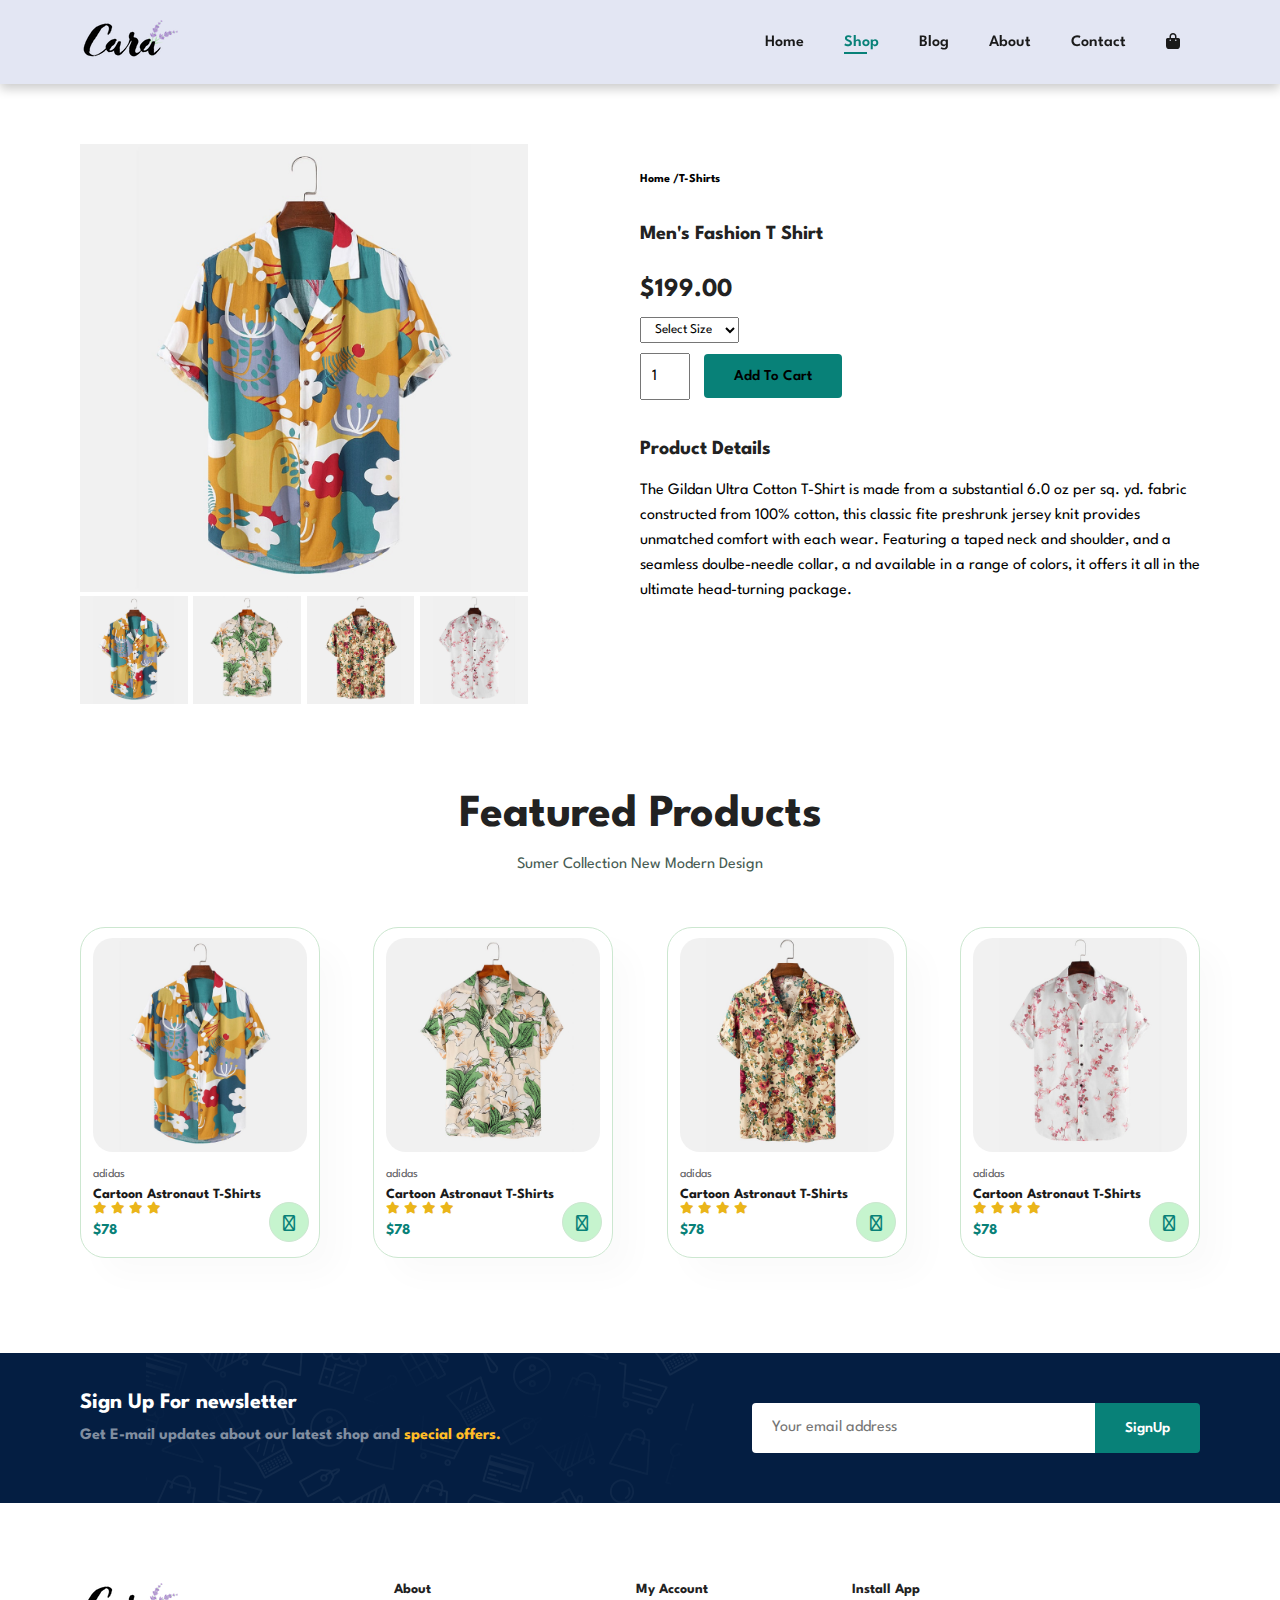
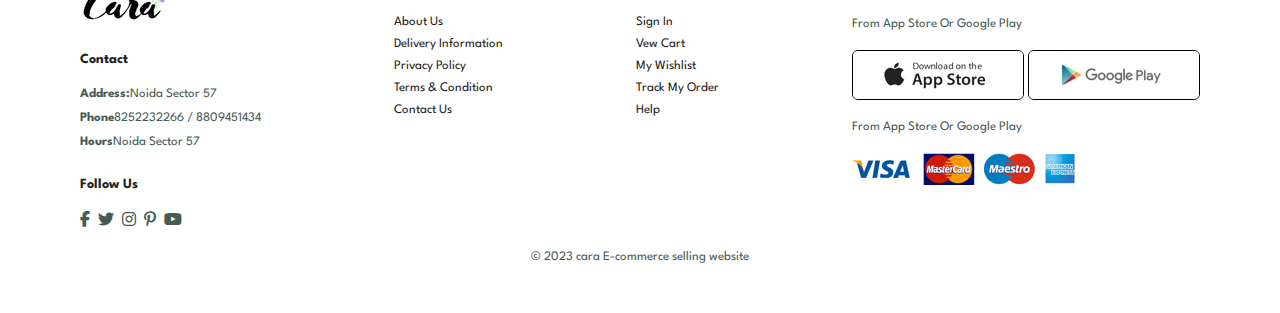
<file: sproduct.html>
<!DOCTYPE html>
<html lang="en">
<head>
    <meta charset="UTF-8">
    <meta name="viewport" content="width=device-width, initial-scale=1.0">
    <title>E-commerce Website</title>
    <link rel="stylesheet" href="style.css">
    <!-- <link rel="stylesheet" href="https://use.fontawesome.com/releases/v5.15.4/css/all.css"/> -->
    <link rel="stylesheet" href="https://cdnjs.cloudflare.com/ajax/libs/font-awesome/6.4.2/css/all.min.css"/>
</head>
<body>

    <section id="header">
                <a href="#"><img src="img/logo.png" class='logo' alt=""></a>

                <div>
                    <ul  id="navbar">
                        <li><a href="index.html">Home</a></li>
                        <li><a class="active" href="shop.html">Shop</a></li>
                        <li><a href="blog.html">Blog</a></li>
                        <li><a href="about.html">About</a></li>
                        <li><a href="contact.html">Contact</a></li>
                        <li><a href="cart.html" id="lg-bag"><i class="fa-solid fa-bag-shopping"></i></a></li>
                        <a href="#" id="close"> <i class="far fa-shopping-bag"></i></a>
                    </ul>
                </div>
                <div id="mobile">
                    <a href="cart.html"><i class="fa-solid fa-bag-shopping"></i></a>
                    <i id="bar" class="fas fa-outdent"></i>
                </div>
    </section>

    <section id="prodetails" class="section-p1">
            <div class="single-pro-image">
                <img src="img/products/f1.jpg" width="100%" id="MainImg" alt="">

                <div class="small-img-group">
                    <div class="small-img-col">
                        <img src="img/products/f1.jpg" width="100%" id="small-img"  alt="">
                    </div>
                    <div class="small-img-col">
                        <img src="img/products/f2.jpg" width="100%" id="small-img1"  alt="">
                    </div>
                    <div class="small-img-col">
                        <img src="img/products/f3.jpg" width="100%" id="small-img2" alt="">
                    </div>
                    <div class="small-img-col">
                        <img src="img/products/f4.jpg" width="100%" id="small-img3" alt="">
                    </div>
                </div>
            </div>

            <div class="single-pro-details">
                <h6>Home /T-Shirts</h6>
                <h4>Men's Fashion T Shirt</h4>
                <h2>$199.00</h2>
                <select name="" id="">
                    <option value="">Select Size</option>
                    <option value="">XSM</option>
                    <option value="">SM</option>
                    <option value="">L</option>
                    <option value="">XL</option>
                    <option value="">XXL</option>
                </select>
                <input type="number" value="1">
                <button class="normal">Add To Cart</button>
                <h4>Product Details</h4>
                <span>
                    The Gildan Ultra Cotton T-Shirt is made from a substantial 6.0 oz per
                    sq. yd. fabric constructed from 100% cotton, this classic fite preshrunk
                    jersey knit provides unmatched comfort with each wear. Featuring a taped
                    neck and shoulder, and a seamless doulbe-needle collar, a nd available in a
                    range of colors, it offers it all in the ultimate head-turning package.
                </span>
            </div>

    </section>

    <section id="product1" class="section-p1">
        <h2>Featured Products</h2>
        <p>Sumer Collection New Modern Design</p>
        <div class="pro-container">
                <div class="pro">
                    <img src="img/products/f1.jpg" alt="">
                    <div class="des">
                        <span>adidas</span>
                        <h5>Cartoon Astronaut T-Shirts</h5>
                        <div class="star">
                            <i class="fas fa-star"></i>
                            <i class="fas fa-star"></i>
                            <i class="fas fa-star"></i>
                            <i class="fas fa-star"></i>
                        </div>
                        <h4>$78</h4>
                    </div>
                    <a href="#"><i class="fa-solid fa-bag-shopping cart"></i></a>
                </div>
                <div class="pro">
                    <img src="img/products/f2.jpg" alt="">
                    <div class="des">
                        <span>adidas</span>
                        <h5>Cartoon Astronaut T-Shirts</h5>
                        <div class="star">
                            <i class="fas fa-star"></i>
                            <i class="fas fa-star"></i>
                            <i class="fas fa-star"></i>
                            <i class="fas fa-star"></i>
                        </div>
                        <h4>$78</h4>
                    </div>
                    <a href="#"><i class="fa-solid fa-bag-shopping cart"></i></a>
                </div>
                <div class="pro">
                    <img src="img/products/f3.jpg" alt="">
                    <div class="des">
                        <span>adidas</span>
                        <h5>Cartoon Astronaut T-Shirts</h5>
                        <div class="star">
                            <i class="fas fa-star"></i>
                            <i class="fas fa-star"></i>
                            <i class="fas fa-star"></i>
                            <i class="fas fa-star"></i>
                        </div>
                        <h4>$78</h4>
                    </div>
                    <a href="#"><i class="fa-solid fa-bag-shopping cart"></i></a>
                </div>
                <div class="pro">
                    <img src="img/products/f4.jpg" alt="">
                    <div class="des">
                        <span>adidas</span>
                        <h5>Cartoon Astronaut T-Shirts</h5>
                        <div class="star">
                            <i class="fas fa-star"></i>
                            <i class="fas fa-star"></i>
                            <i class="fas fa-star"></i>
                            <i class="fas fa-star"></i>
                        </div>
                        <h4>$78</h4>
                    </div>
                    <a href="#"><i class="fa-solid fa-bag-shopping cart"></i></a>
                </div>
        </div>
    </section>
    
    <section id="newsletter" class="section-p1 section-m1">
        <div class="newstext">
            <h4>Sign Up For newsletter</h4>
            <p>Get E-mail updates about our latest shop and <span>special offers.</span></p>
        </div>

        <div class="form">
            <input type="text" placeholder="Your email address">
            <button class="normal">SignUp</button>
        </div>
    </section>

    <footer id="footer" class="section-p1">
        <div class="col">
            <img class="logo" src="img/logo.png" alt="">
            <h4>Contact</h4>
            <p><strong>Address:</strong>Noida Sector 57</p>
            <p><strong>Phone</strong>8252232266 / 8809451434</p>
            <p><strong>Hours</strong>Noida Sector 57</p>
            <div class="follow">
                <h4>Follow Us</h4>
                <div class="icon">
                    <i class="fab fa-facebook-f"></i>
                    <i class="fab fa-twitter"></i>
                    <i class="fab fa-instagram"></i>
                    <i class="fab fa-pinterest-p"></i>
                    <i class="fab fa-youtube"></i>
                </div>
            </div>
        </div>

        <div class="col">
            <h4>About</h4>
            <a href="#">About Us</a>
            <a href="#">Delivery Information</a>
            <a href="#">Privacy Policy</a>
            <a href="#">Terms & Condition</a>
            <a href="#">Contact Us</a>
        </div>
        <div class="col">
            <h4>My Account</h4>
            <a href="#">Sign In</a>
            <a href="#">Vew Cart</a>
            <a href="#">My Wishlist</a>
            <a href="#">Track My Order</a>
            <a href="#">Help</a>
        </div>

        <div class="col install">
            <h4>Install App</h4>
            <p>From App Store Or Google Play</p>
            <div class="row">
                <img src="img/pay/app.jpg" alt="">
                <img src="img/pay/play.jpg" alt="">
            </div>
            <p>From App Store Or Google Play</p>
            <img src="img/pay/pay.png" alt="">
        </div>

            <div class="copyright">
                <p>© 2023 cara E-commerce selling website</p>
            </div>
    </footer>


    <script>
        let mainImg = document.getElementById('MainImg');
        let smallimg=document.getElementById('small-img');
        let smallimg1=document.getElementById('small-img1');
        let smallimg2=document.getElementById('small-img2');
        let smallimg3=document.getElementById('small-img3');

        smallimg.onclick=()=>{
            mainImg.src=smallimg.src
        }
        smallimg1.onclick=()=>{
            mainImg.src=smallimg1.src
        }
        smallimg2.onclick=()=>{
            mainImg.src=smallimg2.src
        }
        smallimg3.onclick=()=>{
            mainImg.src=smallimg3.src
        }
       
    </script>

    <script src="script.js"></script>
</body>
</html>
</file>
<file: style.css>
@import url("https://fonts.googleapis.com/css2?family=Spartan:wght@100;200;300;400;500;600;700;800;900&display=swap");
*{
    margin: 0;
    padding: 0;
    box-sizing: border-box;
    font-family: 'Spartan', sans-serif;
}
h1{
    font-size: 50px;
    line-height: 54px;
    color: #222;
}
h2{
    font-size: 46px;
    line-height: 54px;
    color: #222;
}
h4{
    font-size: 20px;
    color: #222;
}
h6{
    font-weight: 700;
    font-size: 12px;
}

p{
    font-size: 16px;
    color: #465b52;
    margin: 15px 0 20px 0;
}

.section-p1{
    padding: 40px 80px;
}

.section-m1{
    margin: 40px 0;
}

button.normal{
    font-size: 15px;
    font-weight: 600;
    padding: 15px 30px;
    color: #000;
    background-color: #ffffff;
    border-radius: 4px;
    cursor: pointer;
    border: none;
    outline: none;
    transition: 0.5s;
}
button.white{
    font-size: 13px;
    font-weight: 600;
    padding: 11px 18px;
    color: #ffffff;
    background-color: transparent;
    border: 1.3px solid #ffffff;
    cursor: pointer;
    outline: none;
    transition: 0.5s;
}

body{
    width: 100%;
}


/* HEADER CSS START */

#header{
    display: flex;
    align-items: center;
    justify-content: space-between;
    padding: 20px 80px;
    background: #E3E6F3;
    box-shadow: 0 5px 10px rgba(0, 0, 0, 0.2);
    z-index: 999;
    position: sticky;
    top: 0;
    left: 0;
}

#navbar{
    display: flex;
    align-items: center;
    justify-content: center;
}

#navbar li{
    list-style: none;
    padding: 0 20px;
    position: relative;
}
#navbar li a{
    text-decoration: none;
    font-size: 16px;
    font-weight: 600;
    color: #1a1a1a;
    transition: 0.6s;
}
#navbar li a:hover{
    color: #088178;
}

#navbar li a:hover,#navbar li a.active{
    color: #088178;
}

#navbar li a.active::after,#navbar li a:hover::after{
    content: "";
    width: 30%;
    height: 2px;
    background: #088178;
    position: absolute;
    bottom: -4px;
    left: 20px;
}
#mobile{
    display: none;
    align-items: center;
}
#close{
    display: none;
}
/* Home Page */

#hero{
    background-image: url(img/hero4.png);
    height: 90vh;
    width: 100%;
    background-position: top 25% right 0;
    background-size: cover;
    padding: 0 80px;
    display: flex;
    align-items: flex-start;
    justify-content: center;
    flex-direction: column;
}

#hero h4{
    padding-bottom:15px;
}
#hero h1{
   color: #088178;
}

#hero button{
    background-image: url("img/button.png");
    background-color: transparent;
    color: #088178;
    border: 0;
    padding:14px 80px 14px 65px;
    cursor: pointer;
    background-repeat: no-repeat;
    font-weight: 700;
    font-size: 15px;
}

/* Feature section */

#feature{
    display: flex;
    justify-content: space-between;
    align-items: center;
    flex-wrap: wrap;
}
#feature .fe-box{
    width: 150px;
    text-align: center;
    padding: 25px 15px;
    box-shadow: 20px 20px 34px rgba(0, 0, 0, 0.05);
    border: 1px solid #cce7d0;
    border-radius: 4px;
    margin: 15px 0;
    transition: 0.5s;
}

#feature .fe-box:hover{
    box-shadow: 10px 10px 54px rgba(70,62,221,0.3);
}

#feature .fe-box h6{
    padding: 9px 8px 6px 8px;
    line-height: 1;
    border-radius:4px;
    color: #088178;
    background-color: #fddde4;
    display: inline-block;
}

#feature .fe-box img{
    width: 100%;
    margin-bottom: 10px;
}

#feature .fe-box:nth-child(2) h6{
    background-color: #cdebbc;
}
#feature .fe-box:nth-child(3) h6{
    background-color: #d1e8f2;
}
#feature .fe-box:nth-child(4) h6{
    background-color: #cdd4f2;
}
#feature .fe-box:nth-child(5) h6{
    background-color: #f6dbf6;
}
#feature .fe-box:nth-child(6) h6{
    background-color: #fff2e5;
}

/* Product Section */

#product1{
    text-align: center;
}
#product1 .pro-container{
    display: flex;
    justify-content: space-between;
    flex-wrap: wrap;
    padding-top: 20px;
}
#product1 .pro{
    width: 20%;
    min-width: 240px;
    padding: 10px 12px;
    border: 1px solid #cce7d0;
    border-radius: 25px;
    cursor: pointer;
    box-shadow: 20px 20px 30px rgba(0, 0, 0, 0.02);
    margin: 15px 0;
    transition: 0.5s;
    position: relative;
}
#product1 .pro:hover{
    box-shadow: 20px 20px 30px rgba(0, 0, 0, 0.08);

}

#product1 .pro img{
    width: 100%;
    border-radius: 20px;

}
#product1 .pro .des{
    text-align: start;
    padding: 10px 0;

}
#product1 .pro .des span{
    color: #606063;
    font-size: 12px;
}

#product1 .pro .des h5{
    padding-top:7px;
    color: #1a1a1a;
    font-size: 14px;
}
#product1 .pro .des i{
    font-size: 12px;
    color: rgb(234, 181, 25);
}

#product1 .pro .des h4{
    padding-top: 7px;
    font-size: 15px;
    font-weight: 700;
    color: #088178;
}

#product1 .pro .cart{
    width: 40px;
    height: 40px;
    line-height: 40px;
    border-radius: 50px;
    background-color: #c6f4ce;
    font-weight: 500;
    color: #088178;
    position: absolute;
    right: 10px;
    bottom: 15px;
    border: 1px solid #cce7d0;
}

/* Banner Section */

#banner{
    display: flex;
    flex-direction: column;
    justify-content: center;
    align-items: center;
    text-align: center;
    background-image: url(img/banner/b2.jpg);
    width: 100%;
    height: 60vh;
    background-size: cover;
    background-position: center;
}

#banner h4{
    color: #ffffff;
    font-size: 16px;
}
#banner h2{
    color: #ffffff;
    font-size: 30px;
    padding: 30px 0;
}
#banner h2 span{
    color: #ef3636;
}

#banner button:hover{
    background-color: #088178;
    color: #fff;
}

/* Call to action banner class is sm-banner */
#sm-banner{
    display: flex;
    justify-content: space-between;
    flex-wrap: wrap;
}
#sm-banner .banner-box{
    display: flex;
    flex-direction: column;
    justify-content: center;
    align-items: flex-start;
    background-image: url(img/banner/b17.jpg);
    min-width: 500px;
    height: 50vh;
    background-size: cover;
    background-position: center;
    padding: 30px;
}

#sm-banner h4{
    color: #ffffff;
    font-size: 20px;
    font-weight: 300;
}#sm-banner h2{
    color: #ffffff;
    font-size: 28px;
    font-weight: 800;
}
#sm-banner span{
    color: #ffffff;
    font-size: 14px;
    font-weight: 500;
    padding-bottom: 15px;
}
.banner-box:hover button{
    background-color: #088178;
    border: 1.3px solid #088178;
}
#sm-banner .banner-box2{
    background-image: url(img/banner/b10.jpg);
}

/* bANNER 3RD  */
#banner3{
    display: flex;
    justify-content: space-between;
    flex-wrap: wrap;
    padding: 0 60px;
}
#banner3 .banner-box{
    display: flex;
    flex-direction: column;
    justify-content: center;
    align-items: flex-start;
    background-image: url(img/banner/b7.jpg);
    min-width: 28%;
    height: 30vh;
    background-size: cover;
    background-position: center;
    padding: 20px;
    margin: 20px;
}

#banner3 h2{
    color: white;
    font-weight: 900;
    font-size: 22px;
}
#banner3 h3{
    color: rgb(225, 31, 31);
    font-weight: 800;
    font-size: 15px;
}

#banner3 .banner-box2{
    background-image: url(img/banner/b4.jpg);
}
#banner3 .banner-box3{
    background-image: url(img/banner/b18.jpg);
}

/* News letter section */

#newsletter{
    display: flex;
    justify-content: space-between;
    flex-wrap: wrap;
    align-items: center;
    background-image: url(img/banner/b14.png);
    background-repeat: no-repeat;
    background-position: 20% 30%;
    background-color: #041e42;

}

#newsletter h4{
    font-size: 22px;
    font-weight: 700;
    color: white;
}
#newsletter p{
    font-size: 16px;
    font-weight: 700;
    color: #818ea0;
}
#newsletter p span{
    color: #ffbd27;
}
#newsletter .form{
    display: flex;
    width: 40%;
}
#newsletter input{
    height: 3.125rem;
    padding: 0 1.20rem;
    font-size: 16px;
    width: 100%;
    border: 1px solid transparent;
    border-radius: 4px;
    outline: none;
    border-top-right-radius: 0;
    border-bottom-right-radius: 0;
    
}
#newsletter button{
    background-color: #088178;
    color: #fff;
    white-space: nowrap;
    border-top-left-radius: 0;
    border-bottom-left-radius: 0;
}

/* Footer section */

footer{
    display: flex;
    flex-wrap: wrap;
    justify-content: space-between;
    
}

footer .col{
    display: flex;
    flex-direction: column;
    align-items: flex-start;
    margin-bottom: 20px;
}

footer .logo{
    margin-bottom: 30px;

}

footer h4{
    font-size: 14px;
    padding-bottom: 20px;

}
footer p{
    font-size: 13px;
    margin: 0 0 8px 0;
    padding: 2px 0;
}

footer a {
    font-size: 13px;
    text-decoration: none;
    color: #222;
    margin-bottom: 10px;
}

footer .follow{
    margin-top: 20px;
}
footer .follow i{
    color: #465b52;
    padding-right: 4px;
    cursor: pointer;
}

footer .install .row img{
    border: 1px solid;
    border-radius: 6px;
}

footer .install img{
    margin: 10px 0 15px 0;
}

footer .follow i:hover, footer a:hover{
    color: #088178;
}

footer .copyright{
    width: 100%;
    text-align: center;
}

/* ---------------------------------------------SHOP PAGE STYLING---------------------------------------- */

#page-header{
    background-image: url("img/banner/b1.jpg");
    height: 40vh;
    width: 100%;
    background-size: cover;
    display: flex;
    justify-content: center;
    text-align: center;
    flex-direction: column;
    padding: 40px;
}
#page-header h2, #page-header p{
    color: white;
}

#pagination{
    text-align: center;
    
}
#pagination a{
   text-decoration: none;
   background-color: #088178;
   padding: 15px 20px;
   border-radius: 4px;
   color: white;
   font-weight: 600;
}
#pagination a i{
    font-size: 16px;
    font-weight: 600;
}

/* ---------------Single products section  code --------------*/


#prodetails{
    display: flex;
    margin-top: 20px;
    justify-content: space-between;
}
#prodetails .single-pro-image{
    width: 40%;
    margin-right: 50px;
}
.small-img-group{
    display: flex;
    justify-content: space-between;
}
.small-img-col{
    flex-basis: 24%;
    cursor: pointer;
}

#prodetails .single-pro-details{
    width: 50%;
    padding-top: 30px;
}
#prodetails .single-pro-details h4{
    padding: 40px 0 20px 0;
}
#prodetails .single-pro-details h2{
    font-size: 26px;
}
#prodetails .single-pro-details select{
   display: block;
   padding: 5px 10px;
   margin-bottom: 10px;
}
#prodetails .single-pro-details input{
   width: 50px;
   height: 47px;
   padding-left: 10px;
   font-size: 16px;
   margin-right: 10px;
}
#prodetails .single-pro-details input:focus{
    outline: none;
}

#prodetails .single-pro-details .normal{
    background-color: #088178;
}
#prodetails .single-pro-details span{
    line-height: 25px;
}


/* -------------------------------------------BLOG PAGE CSS CODE-------------------------------------------- */

#page-header.blog-header{
    background-image: url("img/banner/b19.jpg");
}

#blog{
    padding: 150px 150px 0 150px;
}

#blog .blog-box{
    display: flex;
    align-items: center;
    width: 100%;
    position: relative;
    padding-bottom: 90px;
}
#blog .blog-img{
    width: 50%;
    margin-right: 40px;
   
}
#blog img{
    width: 100%;
    height: 300px;
    object-fit: cover;
}
#blog .blog-details{
    width: 50%;
}

#blog .blog-details a{
    text-decoration: none;
    font-size: 11px;
    color: black;
    font-weight: 700;
    position: relative;
    transition: 0.3s;
}
#blog .blog-details a::after{
    content: "";
    width: 50px;
    height: 1px;
    background-color: black;
    position: absolute;
    top: 4px;
    right: -60px;
}
#blog .blog-details a:hover{
    color: #088178;
}
#blog .blog-details a:hover::after{
    background-color: #088178;
}
#blog .blog-box h1{
    position: absolute;
    top: -35px;
    left: 0;
    font-size: 70px;
    font-weight: 700;
    color: #c9c9c9;
    z-index: -9;
}

/* -------------------------------------------------ABOUT PAGES------------------------------------------ */

#page-header.about-header{
     background-image: url("img/about/banner.png");
}

#about-head{
    display: flex;
    align-items: center;
}

#about-head div{
    padding-left: 40px;
}

#about-head img{
    width: 50%;
    height: auto;
}

#about-app{
    text-align: center;
}
#about-app .video{
    width: 70%;
    height: 100%;
    margin-top: 30px;
    display: flex;
    margin: 20px auto 0 auto;
}
#about-app .video video{
    width: 100%;
    height: 100%;
    border-radius: 20px;
}


/* -----------------------------------CONTACT PAGE CSS CODE------------------------------------------------- */

#contact-details{
    display: flex;
    align-items: center;
    justify-content: space-between;
}
#contact-details .details{
    width: 40%;
}

#contact-details .details span, #form-details form span{
    font-size: 12px;
}
#contact-details .details h2, #form-details form h2{
    font-size: 20px;
    line-height: 35px;
    padding: 20px 0;
}
#contact-details .details h3{
    font-size: 26px;
    padding-bottom: 15px;
}
#contact-details .details li{
    list-style: none;
    display: flex;
    padding: 10px 0;
}
#contact-details .details li i{
    font-size: 14px;
    padding-right:22px;
}
#contact-details .details li p{
    margin: 0;
    font-size: 14px;
}
#contact-details .map{
    width: 55%;
    height: 400px;
    
}
#contact-details .map iframe{
    width: 100%;
    height: 100%;
}

#form-details{
    display: flex;
    justify-content: space-between;
    margin: 30px;
    padding: 80px;
    border: 1px solid #e1e1e1;
}

#form-details form{
    width: 65%;
    display: flex;
    flex-direction: column;
    align-items: flex-start;
}

#form-details form input,#form-details form textarea{
    width: 100%;
    padding: 12px 15px;
    outline: none;
    margin-bottom: 20px;
    border: 1px solid #e1e1e1;
}
#form-details form button{
    background-color: #088178;
    color: white;
}
#form-details .people div{
    padding-bottom: 25px;
    display: flex;
    align-items: flex-start;    
}
#form-details .people div img{
    width: 65px;
    height: 65px;
    object-fit: cover;
    margin-right: 15px;
}

#form-details .people div p{
    margin: 0;
    font-size: 13px;
    line-height: 25px;
}
#form-details .people div p span{
    display: block;
    font-size: 16px;
    font-weight: 600;
    color: black;
}

/* ----------------------------------------------------CART SECTION-------------------------------------------- */

#cart{
    overflow-x: auto;
}

#cart table{
    width: 100%;
    border-collapse: collapse;
    table-layout: fixed;
    white-space: nowrap;
}
#cart table img{
    width: 70px;
}
#cart table td:nth-child(1){
    width: 100px;
    text-align: center;
}
#cart table td:nth-child(2){
    width: 150px;
    text-align: center;
}
#cart table td:nth-child(3){
    width: 250px;
    text-align: center;
}
#cart table td:nth-child(4),
#cart table td:nth-child(5),
#cart table td:nth-child(6){
    width: 150px;
    text-align: center;
}
#cart table td:nth-child(5) input{
    width: 70px;
    padding: 10px 5px 10px 15px;
    outline: none;
}
#cart table thead{
    border: 1px solid #e2e9e1;
    border-left: none;
    border-right: none;

}
#cart table thead td{
    font-weight: 700;
    text-transform: uppercase;
    font-size: 13px;
    padding: 18px 0;
}
#cart table tbody tr td{
    padding-top: 15px;

}

#cart table tbody td{
    font-size: 13px;
}

#cart-add{
    display: flex;
    flex-wrap: wrap;
    justify-content: space-between;
}
 #coupon{
    width: 50%;
    margin-bottom: 30px;
}
#coupon h3{
    padding-bottom: 15px;
}

#coupon input{
    padding: 10px 20px;
    outline: none;
    width: 60%;
    margin-right: 10px;
    border: 1px solid #e2e9e1;
}
#coupon button, #subtotal button{
    background-color: #088178;
    color: white;
    padding: 10px 20px;
}

#subtotal{
    width: 50%;
    margin-bottom: 30px;
    border: 1px solid #e2e9e1;
    padding: 30px;
}
#subtotal table{
    border-collapse: collapse;
    width: 100%;
    margin-bottom: 20px;
}

#subtotal table td{
    width: 50%;
    border: 1px solid #e1e1e1;
    padding: 10px;
    font-size: 13px;
}
#subtotal h3{
    padding-bottom: 15px;
}

/* -----------------------------------------------------MEDIA QUEIRIES-------------------------------------- */

@media (max-width:991px){

}

@media (max-width:799px){
    .section-p1{
        padding: 40px 40px;
    }
    #navbar{
        display: flex;
        flex-direction: column;
        align-items: flex-start;
        justify-content: flex-start;
        position: fixed;
        top: 0;
        right: -300px;
        height: 100vh;
        width: 300px;
        background-color: #E3E6F3;
        box-shadow: 0 40px 60px rgba(0,0,0,0.1);
        padding: 80px 0 0 10px;
        transition: 0.5s;
    }
    #navbar.active{
        right: 0px;
    }
    #navbar li{
        margin-bottom: 25px;
    }
    #mobile{
        display: flex;
        align-items: center;
    }
    #mobile i {
        color: #1a1a1a;
        font-size: 24px;
        padding-left:30px;
    }
    #close{
        display: initial;
        position: absolute;
        top: 30px;
        left: 30px;
        color: #222;
        font-size: 23px;
    }
    #lg-bag{
        display: none;
    }
    #hero{
        height: 70vh;
        padding: 0 80px;
        background-position: top 30% right 30%;
    }
    #feature{
        justify-content: center;
    }
    #feature .fe-box{
        width: 170px;
        margin: 15px 15px;
    }   

    #product1 .pro-container{
        justify-content: center; 
    }
    #product1 .pro{
        margin: 15px;
    }

    #banner{
        height: 30vh;
    }
    #sm-banner .banner-box{
        min-width: 100%;
        height: 30vh;
    }
    #banner3{
        padding: 0 24px;
    }
    #banner3 .banner-box{ 
        width: 27%;
        min-width: 27%;
    }
    #newsletter .form{
        width: 75%;
    }

    /* ---------------------------------CONTACT PAGE MEDIA QUERIES-------------------------- */
    #form-details{
        padding: 40px;
    }
    #form-details .form{
        width: 50%;
    }
}

@media (max-width:477px){
    #header{
        padding: 10px 30px;
    }
    h1{
        font-size: 38px;
    }
    h2{
        font-size: 32px;
    }
    #hero{
        padding: 0 0px;
        background-position: 55%;
    }
    .section-p1{
        padding: 20px;
    }

    #feature .fe-box{
        width: 140px;
        margin: 0 10px 10px 10px;
    }

    #product1 .pro{
        width: 100%;
    }

    #banner{
        height: 40vh;
    }
    
    #sm-banner .banner-box{
        height: 40vh;
    }
    #sm-banner .banner-box2{
        margin-top: 20px;
    }
    #banner3{
        padding: 0 25px;
        justify-content: space-between;
    }
    #banner3{
        display: none;
    }
    #newsletter{
        padding: 40px 20px;
    }
    #newsletter .form{
        width: 100%;
    }
    
    footer .copyright{
        text-align: start;
    }



    /* -------------Single Product Page--------------- */

    #prodetails{
        display: flex;
        flex-direction: column;
    }

    #prodetails .single-pro-image{
        width: 100%;
        margin-right: 0px;
    }
    #prodetails .single-pro-details{
        width: 100%;
       
    }

    /* -----------BLOG PAGES------------ */

    #blog{
        padding: 100px 20px 0 20px;
    }
    #blog .blog-box{
        flex-direction: column;
        align-items: flex-start;
    }
    #blog .blog-img{
        width: 100%;
    }
    #blog .blog-details{
        width: 100%;
        margin-top: 30px;
    }


    /* -------------------ABOUT PAGE MEDIA QUERIES CODE------------------------- */

    #about-head{
        flex-direction: column;
    }

    #about-head img{
        width: 100%;
        margin-bottom: 20px;
    }
    #about-head div{
        padding-left: 0px;
    }
    
    #about-app .video{
        width: 100%;
    }


    /* ----------------------------------------CONTACT PAGE MEDIA QUERIES CODE-------------------------------- */

    #contact-details{
        flex-direction: column;
        
    }
    #contact-details .details{
        width: 100%;
        margin-bottom: 30px;
    }
    #contact-details .map{
        width: 100%;
    }

    #form-details{
        padding: 30px 10px;
        margin: 10px;
        flex-wrap: wrap;
    }
    #form-details form{
        width: 100%;
        margin-bottom: 30px;
    }

    /* --------------------------cart page media query------------------------ */

    #cart-add{
        flex-direction: column;
    }
    #coupon{
        width: 100%;

    }
    #subtotal{
        width: 100%;
        padding: 20px;
    }
}

@media (max-width:362px){
    #feature .fe-box{
        width: 40%;
        margin: 0 10px 10px 10px;
    }
}
</file>
